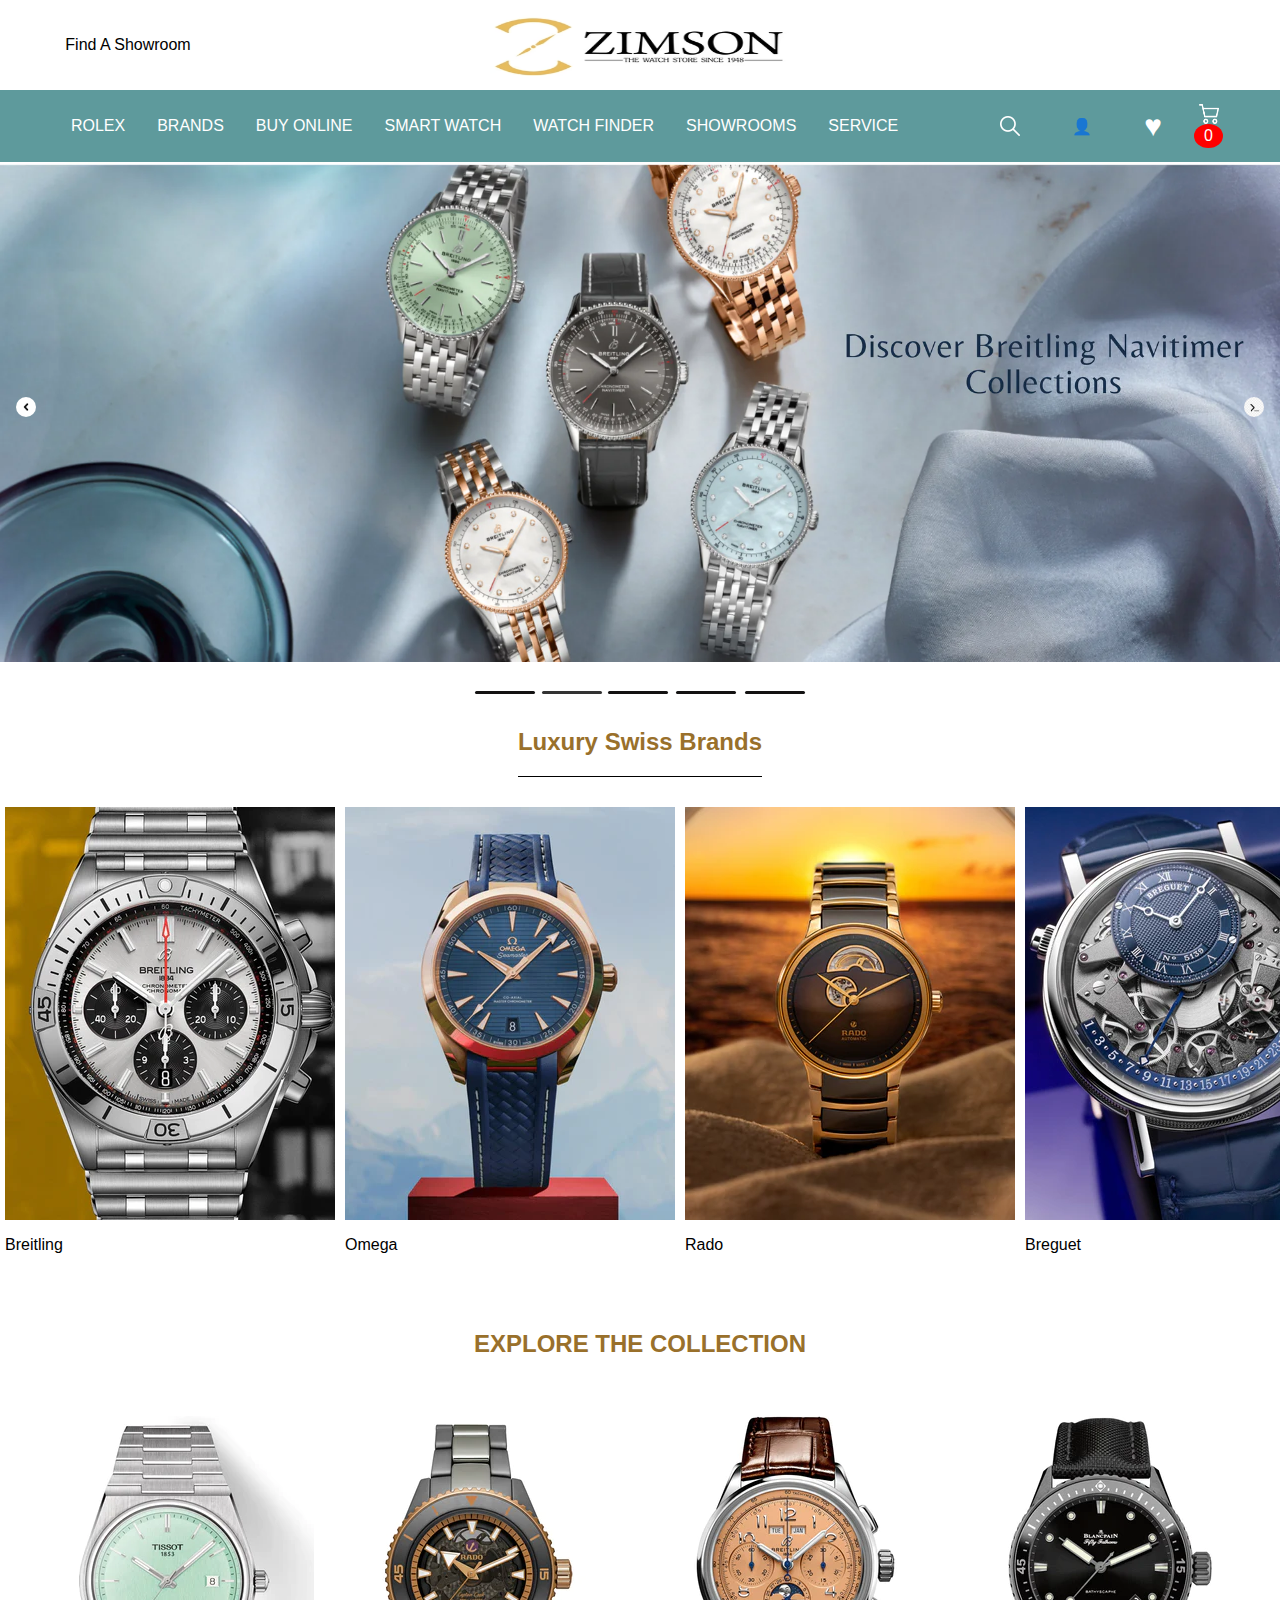
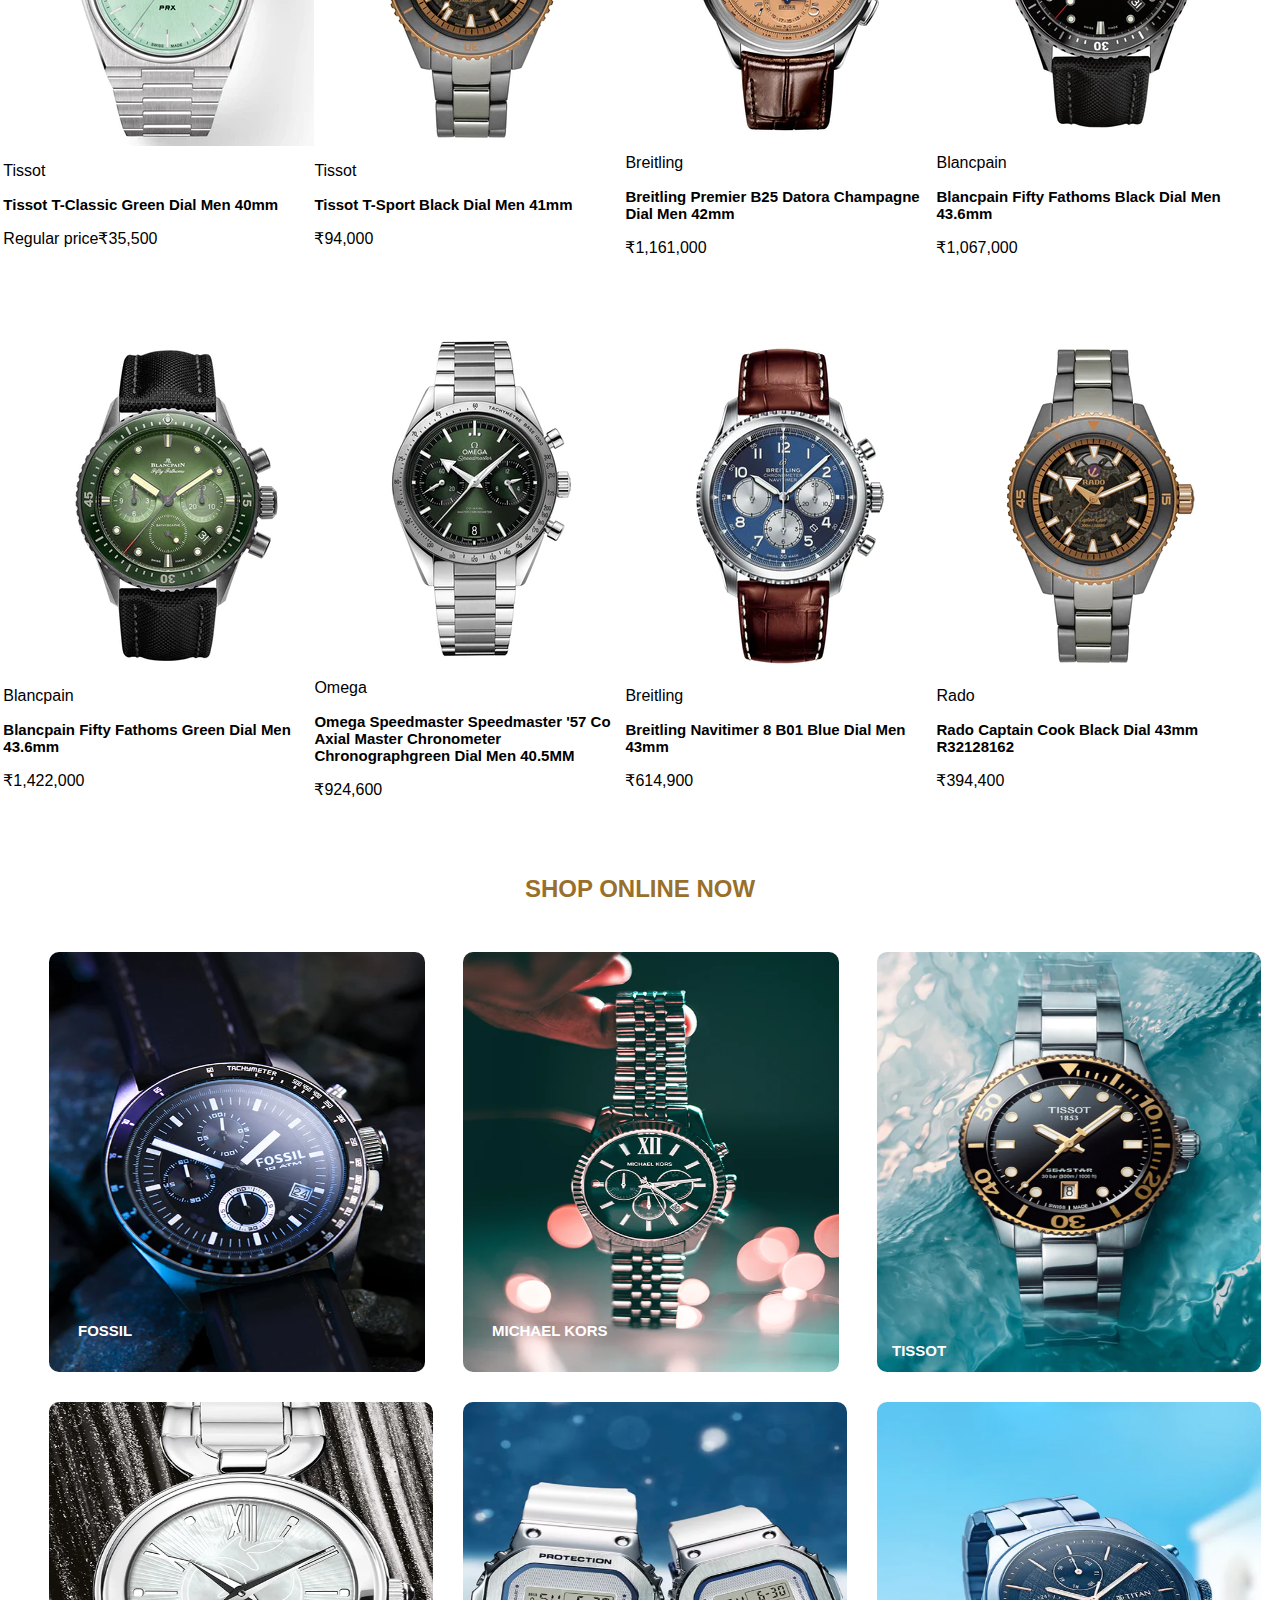
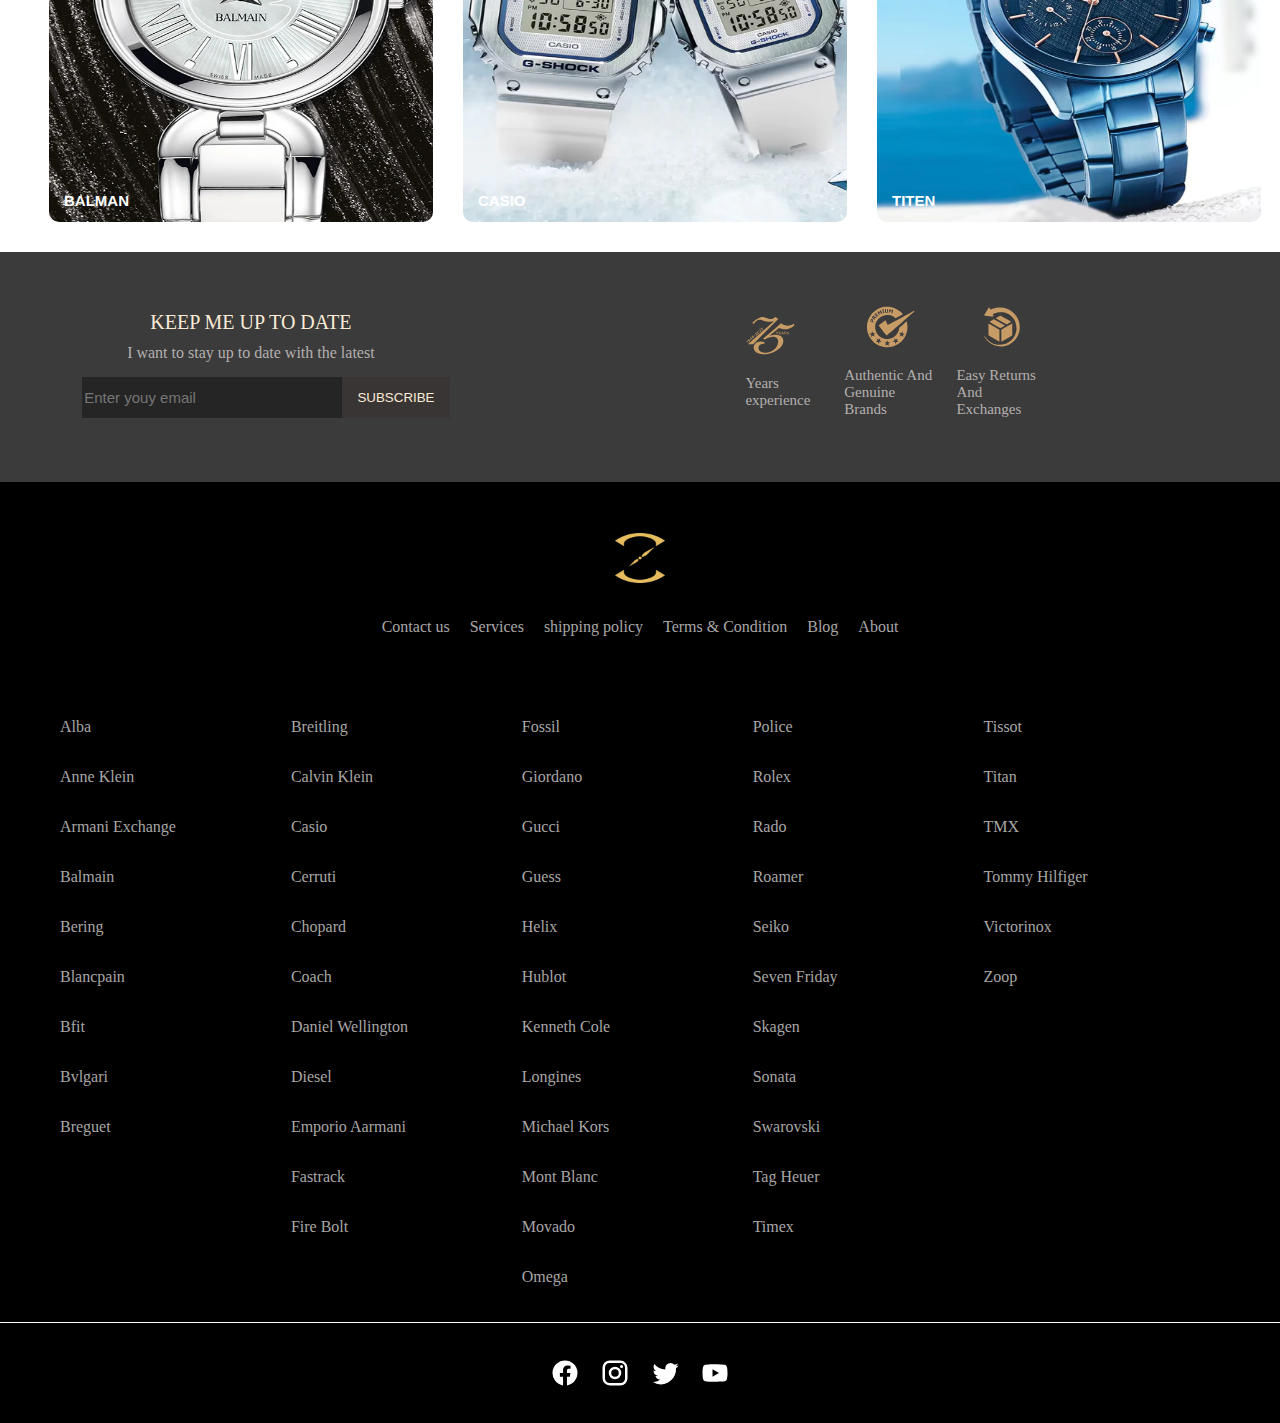
<file: index.html>
<!DOCTYPE html>
<html>
    <head>
     <title>Zimson</title>
     <link rel="stylesheet" href="./css/zimson.css">
     <link rel="stylesheet" href="./css/zimson watches1.css">
     <script src="https://code.jquery.com/jquery-3.6.4.min.js"></script>
     <script src="./js/zimson_search.js"></script>
    </head>
    <body>
      <div class="template">
        <div class="header">
                <div class="find">
                    <p> Find A Showroom</p>
                </div>
                <div class="logo">
                    <img src="./zimson-logo-png_b1a82083-087a-4059-873e-20306d20174f.avif" class="image1">
                </div>
        </div>
           <div class="navbar">
                <div class="watches">
                    <ul>
                        <div class="bar">
                        <li> <a href="#ROLEX">ROLEX</a></li>
                          <li class="dropdown">
                            <a class="dropbtn" href="#BRANDS">BRANDS</a>
                            <ul class="dropdown-content">
                              <div class="Brand">
                                <div class="column">
                                 <li><a href="#"><h2 style="color:olivedrab">AllBrands</h2></a></li>
                                 <li><a href="#">Alba</a></li>
                                 <li><a href="#">Anne Klein</a></li>
                                 <li><a href="#">Armani Exchange</a></li>
                                 <li><a href="#">Balmain</a></li>
                                 <li><a href="#">Bfit</a></li>
                                 <li><a href="#">Calvin Klein</a></li>
                                 <li><a href="#">Casio</a></li>
                                 </div>
                                 <div class="column">
                                 <li><a href="#">Daniel Wellington</a></li>
                                 <li><a href="#">Emporio Aarmani</a></li>
                                 <li><a href="#">Fossil</a></li>
                                 <li><a href="#">Gucci</a></li>
                                 <li><a href="#">Guess</a></li>
                                 <li><a href="#">Helix</a></li>
                                 <li><a href="#">Kenneth Cole</a></li>
                                 <li><a href="#">Longies</a></li>
                                 </div>
                                 <div class="column">
                                 <li><a href="#">Michale Kors</a></li>
                                 <li><a href="#">Omega</a></li>
                                 <li><a href="#">Police</a></li>
                                 <li><a href="#">Rado</a></li>
                                 <li><a href="#">Seiko</a></li>
                                 <li><a href="#">Seven Friday</a></li>
                                 <li><a href="#">Timer</a></li>
                                 </div>
                                 <div class="column-img">
                                  <img src="./watches/breitling-menu-img.webp"  class="image2">
                                </div>
                                </div> 
                            </ul>
                        </li>
                        <li><a href="#BUY ONLINE">BUY ONLINE</a></li>
                        <li><a href="#SMART WATCH">SMART WATCH</a></li>
                        <li class="dropdown">
                          <a class="dropbtn" href="#WATCH FINDER">WATCH FINDER</a>
                            <ul class="dropdown-content">
                              <div class="Brand1">
                                <div class="watchtext">
                                    <li> <a href="#"><h2 style="color:rgb(233, 162, 112)"> By Gender</h2></a></li>
                                    <li> <a href="#">Watches For Men</a></li>
                                    <li> <a href="#">Watches For Women</a></li>
                                    <li> <a href="#">Unisex Watches</a></li>    
                                </div>
                                <div class="watchimg">
                                 <img src="./watches/for_her.webp" class="image2">
                                 <img src="./watches/for_him.webp"  class="image2">
                                 <img src="./watches/watch/Most_selling_1.webp"  class="image2">
                                </div>
                                </div>
                            </ul>
                        </li>
                        <li><a href="#SHOWROOMS">SHOWROOMS</a></li>
                        <li><a href="#SERVICE">SERVICE</a></li>
                    </div>
                    <div class="bar1">
                      <div class="search-container  image-container">
                        <li><a href="#" id="searchIcon"  class="image-container" onclick="toggleSearchPanel()"><img src="./watches/icons/download (2).png" alt="Search" title="Search" /></a></li>
                      </div>
                      <div id="signupContainer" class="image-container">
                        <li><a href="#" id="signupIcon" class="image-container" onclick="toggleSignupPanel()"><img src="./watches/icons/download (13).png"  title="Signup" />
                          <button id="logoutButton" onclick="logout()" style="display:none;">Logout</button>
                        </a></li>
                      </div>   
                         <!-- <li><a href="zimson sign up.html" target="_self"><img src="./download (13).png"></a></li> -->
                      <li><a href="#" class="heart"></a></li>
                      <div class="container  image-container" >
                        <li><a href="#" id="cart" class="shopping image-container" onclick="openCart()"><img src="./watches/icons/download (14).png" title="Cart" />
                            <span id="cartIcon">0</span></a></li>
                    </div>

                         
                         
                         <div class="search-panel" id="searchPanel" style="display:none">
                          <span id="closeSearch" onclick="toggleSearchPanel()">&times;</span>
                          <h1 class="search-head">Search Our Site</h1>
                          <input type="text" id="searchInput" placeholder="Search...">
                          <button onclick="performSearch()"><img src="./watches/icons/download (26).png"></button>
                          <div id="searchResults" class="search-results">
                          </div>
                        </div>

                        <div id="sidePanel" class="side-panel">
                          <span class="close-btn" onclick="closeSidePanel()">&times;</span>
                          <h2>Shopping Cart</h2>
                          <div id="cartItems" class="cart-items"></div>
                          <hr>
                          <div id="cartTotal" class="cart-total"></div>
                          <div class="cart-actions">
                              <button id="checkoutButton" onclick="checkout()" class="checkout-button">Checkout</button>
                              <button onclick="closeSidePanel()" class="close-button">Close</button>
                          </div>
                      </div>

                        <div  class="signup-panel" id="signuppanel" style="display:none">
                          <span id="closesignup" onclick="toggleSignupPanel()">&times;</span>
                          <div class="singup1">
                          <h1 class="sign-head"> SIGN UP</h1>
                          <input type="email" id="email" placeholder="Enter your email">
                          <input type="password" id="password" placeholder="Enter your password">
                          <br>
                          <a href="#" onclick="forgotPassword()">Forgot Password?</a>
                          <button onclick="signup()">Sign Up</button>
                          <span id="closesignup" onclick="toggleSignupPanel()">&times;</span>
                          </div>
                      </div>
                      <div id="message">Logout successful!</div>
                
                      <div class="card-details" id="cardDetailsPage" style="display: none;">
                        <span id="closesignup"onclick="toggleCardDetails()">&times;</span>
                        <h2>Card Details</h2>
                        <label for="cardNumber">Card Number:</label>
                        <input type="number" id="cardNumber" name="cardNumber" maxlength="16">
                        <br>
                        <label for="cvv">CVV:</label>
                        <input type="number" id="cvv" name="cvv" maxlength="3">
                        <br>
                        <button onclick="placeOrder()">Place Order</button>
                    </div>
                    <div id="confirmationContainer"></div>
                  </div>
                    </ul>
                </div>
            </div>
            <div class="main">
              <div class="slideshow-container">

                <div class="mySlides">
                  <img src="./watches/silde/1800x682_RBA_EN_FF_DESKTOP_Sky-Dweller_M336239-0002_STATIC-JPEG.webp" style="width:100% ; height:500px">
                </div>
                
                <div class="mySlides">
                  <img src="./watches/silde/Discover_Breitling_Navitimer_Collections_1.webp" style="width:100% ;height:500px">
                </div>
                
                <div class="mySlides">
                  <img src="./watches/silde/2000x886px_LE23.webp" style="width:100% ; height:500px">
                </div>
                
                <div class="mySlides ">
                  <img src="./watches/silde/2000x886-rado.webp" style="width:100% ; height:500px">
                </div>
                
                <div class="mySlides ">
                  <img src="./watches/silde/Sideral-2000x886_px.webp" style="width:100% ; height:500px">
                </div>
                
                <a class="prev" onclick="plusSlides(-1)"><img class="image" src="./watches/icons/images.png"></a>
                <a class="next" onclick="plusSlides(1)"><img class="image" src="./watches/icons/download (24).png"></a>
             
                </div>
                <br>
                
             <div style="text-align:center;">
                <span class="dot" onclick="currentSlide(0)"></span> 
                <span class="dot" onclick="currentSlide(1)"></span> 
                <span class="dot" onclick="currentSlide(2)"></span>
                <span class="dot" onclick="currentSlide(3)"></span>
                <span class="dot" onclick="currentSlide(4)"></span> 
             </div>
              <div class="logo1">
                <div class="head1">
                 <h2>Luxury Swiss Brands</h2>
                </div>
                <!-- <div class="Brnd">
                  <div class="Brnd1"></div> -->
                  <div class="brands">
                    <div class="brandsname">
                      <img src="./watches/watch/logos/Breitling_1fc6ad6c-8f03-4d38-a34e-4c5731200448.webp">
                     <p>Breitling</p>
                    </div>
                    <div class="brandsname">
                      <img src="./watches/watch/logos/Omega_e5b8dfac-35e4-4715-9a81-cee84e816f85.webp">
                     <p>Omega</p>
                    </div>
                    <div class="brandsname">
                      <img src="./watches/watch/logos/Rado_ee387cbf-dc8d-45af-8be3-b4f41d34a046.webp">
                     <p>Rado</p>
                    </div>
                    <div class="brandsname">
                      <img src="./watches/watch/logos/reguet_e383cbc6-cdce-4998-b518-88c9c07f2956.webp">
                      <p>Breguet</p>
                    </div>
                    <div class="brandsname">
                      <img src="./watches/watch/logos/Bvlgari_97954ce9-06f2-42e5-bedb-bb47230cd0d3.webp">
                      <p>Bvlgari</p>
                    </div>
                    <div class="brandsname">
                      <img src="./watches/watch/logos/Tag_Heuer_2b10a1fc-15cc-4ab2-bd1c-47965681aec3.webp">
                      <p>Tag_Heuer</p>
                    </div>
                    <div class="brandsname">
                      <img src="./watches/watch/logos/Tissot-1.webp">
                      <p>Tissot</p>
                    </div>
                    <div class="brandsname">
                     <img src="./watches/watch/logos/Chopard_47246bf2-226b-4d22-8828-d91ec59cb782.webp">
                     <p>Chopard</p>
                    </div>
                  </div>
                 <!-- </div>  -->
            <div class="logos2">
                <div class="head2">
                 <h2>EXPLORE THE COLLECTION</h2>
                </div>
                <div class="watches1">
                    <div class="watches1name">
                        <img src="./watches/watch/search/t1374101109101.webp">
                        <div class="watchp">
                        <p>Tissot</p>
                        <p class="name">Tissot T-Classic Green Dial Men 40mm</p>
                        <P>Regular price₹35,500</p>
                        </div>  
                    </div>
                    <div class="watches1name">
                        <img src="./watches/watch/search/r32128162.webp">
                        <div class="watchp">
                        <p>Tissot</p>
                        <p class="name">Tissot T-Sport Black Dial Men 41mm </p>
                        <P> ₹94,000</p>
                        </div>  
                    </div>
                    <div class="watches1name">
                        <img src="./watches/watch/search/ab2510201k1p1.webp">
                        <div class="watchp">
                        <p>Breitling</p>
                        <p class="name">Breitling Premier B25 Datora Champagne Dial Men 42mm</p>
                        <P> ₹1,161,000</p>
                        </div>
                    </div>
                    <div class="watches1name">
                        <img src="./watches/watch/search/5000-0130-B52A_65e51ba9-ba1a-470b-a812-6362d7238b9c.webp">
                        <div class="watchp">
                        <p>Blancpain</p>
                        <p class="name">Blancpain Fifty Fathoms Black Dial Men 43.6mm</p>
                        <P>₹1,067,000</p>
                        </div>
                    </div>
                    <div class="watches1name">
                        <img src="./watches/watch/search/5200_0153_B52A_RVB.webp">
                        <div class="watchp">
                        <p>Blancpain</p>
                        <p class="name">Blancpain Fifty Fathoms Green Dial Men 43.6mm</p>
                        <P>₹1,422,000</p>
                        </div>  
                    </div>
                    <div class="watches1name">
                        <img src="./watches/watch/search/33210415110001.webp">
                        <div class="watchp">
                        <p>Omega</p>
                        <p class="name">Omega Speedmaster Speedmaster '57 Co Axial Master Chronometer Chronographgreen Dial Men 40.5MM</p>
                        <P>₹924,600</p>
                        </div>
                    </div>
                    <div class="watches1name">
                        <img src="./watches/watch/search/ab0117131c1p2.webp">
                        <div class="watchp">
                        <p>Breitling</p>
                        <p class="name">Breitling Navitimer 8 B01 Blue Dial Men 43mm</p>
                        <P>₹614,900</p>
                        </div>
                    </div>
                    <div class="watches1name">
                        <img src="./watches/watch/search/r32128162.webp">
                        <div class="watchp">
                        <p>Rado</p>
                        <p class="name">Rado Captain Cook Black Dial 43mm R32128162</p>
                        <P>₹394,400</p>
                        </div>
                    </div>
                </div>
                <div class="logos1">
                  <div class="head2">
                    <h2>SHOP ONLINE NOW</h2>
                  </div>
                    <div class="watches2name">
                      <div class="watches2">
                        <a href="./html/zimson watches.html" target="_self" class="watches21">
                        <img src="./watches/watch/watchnames/fossil_f893499c-bd2d-40cf-8dc0-cfec028b4a5d.webp"></a>
                        <p class="bottom-left1">FOSSIL</p>
                      </div>
                      <div class="watches2">
                        <a href="./html/zimson mk watches.html" target="_self" class="watches21">
                        <img src="./watches/watch/watchnames/MICHAEL_KORS.webp"></a>
                        <p class="bottom-left1">MICHAEL KORS</p>
                      </div>
                      <div class="watches2">
                        <img src="./watches/watch/watchnames/tissot_b0d6385e-e035-4c98-8798-ee7a482ac07e.webp">
                        <p class="bottom-left">TISSOT</p>
                      </div>
                      <div class="watches2">
                        <img src="./watches/watch/watchnames/balman.webp">
                        <p class="bottom-left">BALMAN</p>
                      </div>
                      <div class="watches2">
                        <img src="./watches/watch/watchnames/casio_3b22e7d1-0b13-4138-addf-4f9a7c98df0b.webp">
                        <p class="bottom-left">CASIO</p>
                      </div>
                      <div class="watches2">
                        <img src="./watches/watch/watchnames/TITEN.webp">
                        <p class="bottom-left">TITEN</p>
                      </div>
                    </div>     
              </div>
            </div>
              </div>
            </div>
      
          </div>
          <div class="footer">
            <div class="footer-header">
              <div class="footer-header-left">
                <div class="update">
                 <p  style="color: antiquewhite; font-size: 20px; font-weight: 300;">KEEP ME UP TO DATE</p>
                 <p style="color: rgb(180, 175, 175);">I want to stay up to date with the latest</p>
                </div>
                <div class="mail">
                  <input type="email" placeholder="Enter youy email">
                  <button>SUBSCRIBE</button>
                </div>
              </div>
              <div class="footer-header-right">
                <div class="years">
                  <img  src="./watches/icons/75years.svg">
                  <p> Years experience</p>
                </div>
                <div class="original">
                  <img src="./watches/icons/orginal.svg">
                  <p>Authentic And Genuine Brands</p>
                </div>
                <div class="easyrt">
                  <img src="./watches/icons/easyrt.svg">
                  <p>Easy Returns And Exchanges</p>
                </div>
              </div>
            </div>
            <div class="footer-main">
              <div class="main-head">
                <div class="footerlogo">
                 <img src="./ZIMSON_footer-logo.avif">
                </div>
                <div class="footer-details">
                  <p>Contact us</p>
                  <p>Services</p>
                  <p>shipping policy</p>
                  <p>Terms & Condition</p>
                  <p>Blog</p>
                  <p>About</p>
                </div>  
              </div>
              <div class="Brands">
              <div class="brand">
                <div class="brandnames">
                   <p>Alba</p>
                    <p>Anne Klein</p>
                    <p>Armani Exchange</p>
                    <p>Balmain</p>
                    <p>Bering</p>
                    <p>Blancpain</p>
                    <p>Bfit</p>
                    <p>Bvlgari</p>
                    <p>Breguet</p>
                </div>
                <div class="brandnames">
                    <p>Breitling</p>
                    <p>Calvin Klein</p>
                    <p>Casio</p>
                    <p>Cerruti</p>
                    <p>Chopard</p>
                    <p>Coach</p>
                    <p>Daniel Wellington</p>
                    <p>Diesel</p>
                    <p>Emporio Aarmani</p>
                    <p>Fastrack</p>
                    <p>Fire Bolt
                    </p>
                </div>
                <div class="brandnames">
                    <p>Fossil</p>
                    <p>Giordano</p>
                    <p>Gucci</p>
                    <p>Guess</p>
                    <p>Helix</p>
                    <p>Hublot</p>
                    <p>Kenneth Cole</p>
                    <p>Longines</p>
                    <p>Michael Kors</p>
                    <p>Mont Blanc</p>
                    <p>Movado</p>
                    <p>Omega</p>
                </div>
                <div class="brandnames">
                  <p>Police</p>
                    <p>Rolex</p>
                    <p>Rado</p>
                    <p>Roamer</p>
                    <p>Seiko</p>
                    <p>Seven Friday</p>
                    <p>Skagen</p>
                    <p>Sonata</p>
                    <p>Swarovski</p>
                    <p>Tag Heuer</p>
                    <p>Timex</p>
                  </div>
                  <div class="brandnames">
                    <p>Tissot</p>
                    <p>Titan</p>
                    <p>TMX</p>
                    <p>Tommy Hilfiger</p>
                    <p>Victorinox</p>
                    <p>Zoop</p>
                </div>
              </div>
              </div>
              <div class="social-logos">
                <img src="./watches/icons/MDI - facebook.80d17278.svg">
                <img src="./watches/icons/MDI - instagram.df970887.svg">
                <img src="./watches/icons/MDI - twitter.655d1bd7.svg">
                <img src="./watches/icons/MDI - youtube.b279f9e6.svg">
              </div>
            </div>


            
          </div>
<script>
  var slideIndex = 0;
  showSlides();


function showSlides() {
    var i;
    var slides = document.getElementsByClassName("mySlides");
    var dots = document.getElementsByClassName("dot");
    
    // Check if there are slides before trying to access them
    if (slides.length > 0) {
        for (i = 0; i < slides.length; i++) {
            slides[i].style.display = "none";
            dots[i].classList.remove("active");
        }

        slideIndex++;
        if (slideIndex > slides.length) { slideIndex = 1; }
        
        slides[slideIndex - 1].style.display = "block";
        dots[slideIndex - 1].classList.add("active");
    }

    setTimeout(showSlides, 3000);
}

function plusSlides(n) {
    showSlides(slideIndex += n);
}

function currentSlide(n) {
    showSlides(slideIndex = n);
}

// Call the showSlides function when the DOM is fully loaded
document.addEventListener("DOMContentLoaded", function() {
    showSlides();
});


function toggleSignupPanel() {
  var signupPanel = document.getElementById('signuppanel');
   if (signupPanel.style.display === 'block' || signupPanel.style.display === '') {
        signupPanel.style.display = 'none';
    } else {
        signupPanel.style.display = 'block';
    }
}


function signup() {
    var emailInput = document.getElementById('email');
    var passwordInput = document.getElementById('password');

    // Validate email format
    if (!isValidEmail(emailInput.value)) {
        alert('Please enter a valid email address.');
        return;
    }

    // Validate password format
    if (!isValidPassword(passwordInput.value)) {
        alert('Password must contain at least one letter, one number, and one special character.');
        return;
    }

    // Other signup logic goes here

    // Reset form inputs after successful signup
    emailInput.value = '';
    passwordInput.value = '';

    // Close the signup panel
    toggleSignupPanel();
}

function isValidEmail(email) {
    var emailRegex = /\S+@\S+\.\S+/;
    return emailRegex.test(email);
}

function isValidPassword(password) {
    var passwordRegex = /^(?=.*[A-Za-z])(?=.*\d)(?=.*[@$!%*?&])[A-Za-z\d@$!%*?&]+$/;
    return passwordRegex.test(password);
}
        
</script>
<script src="./js/zimsonwatches.js"></script>
</body>
</html>
</file>
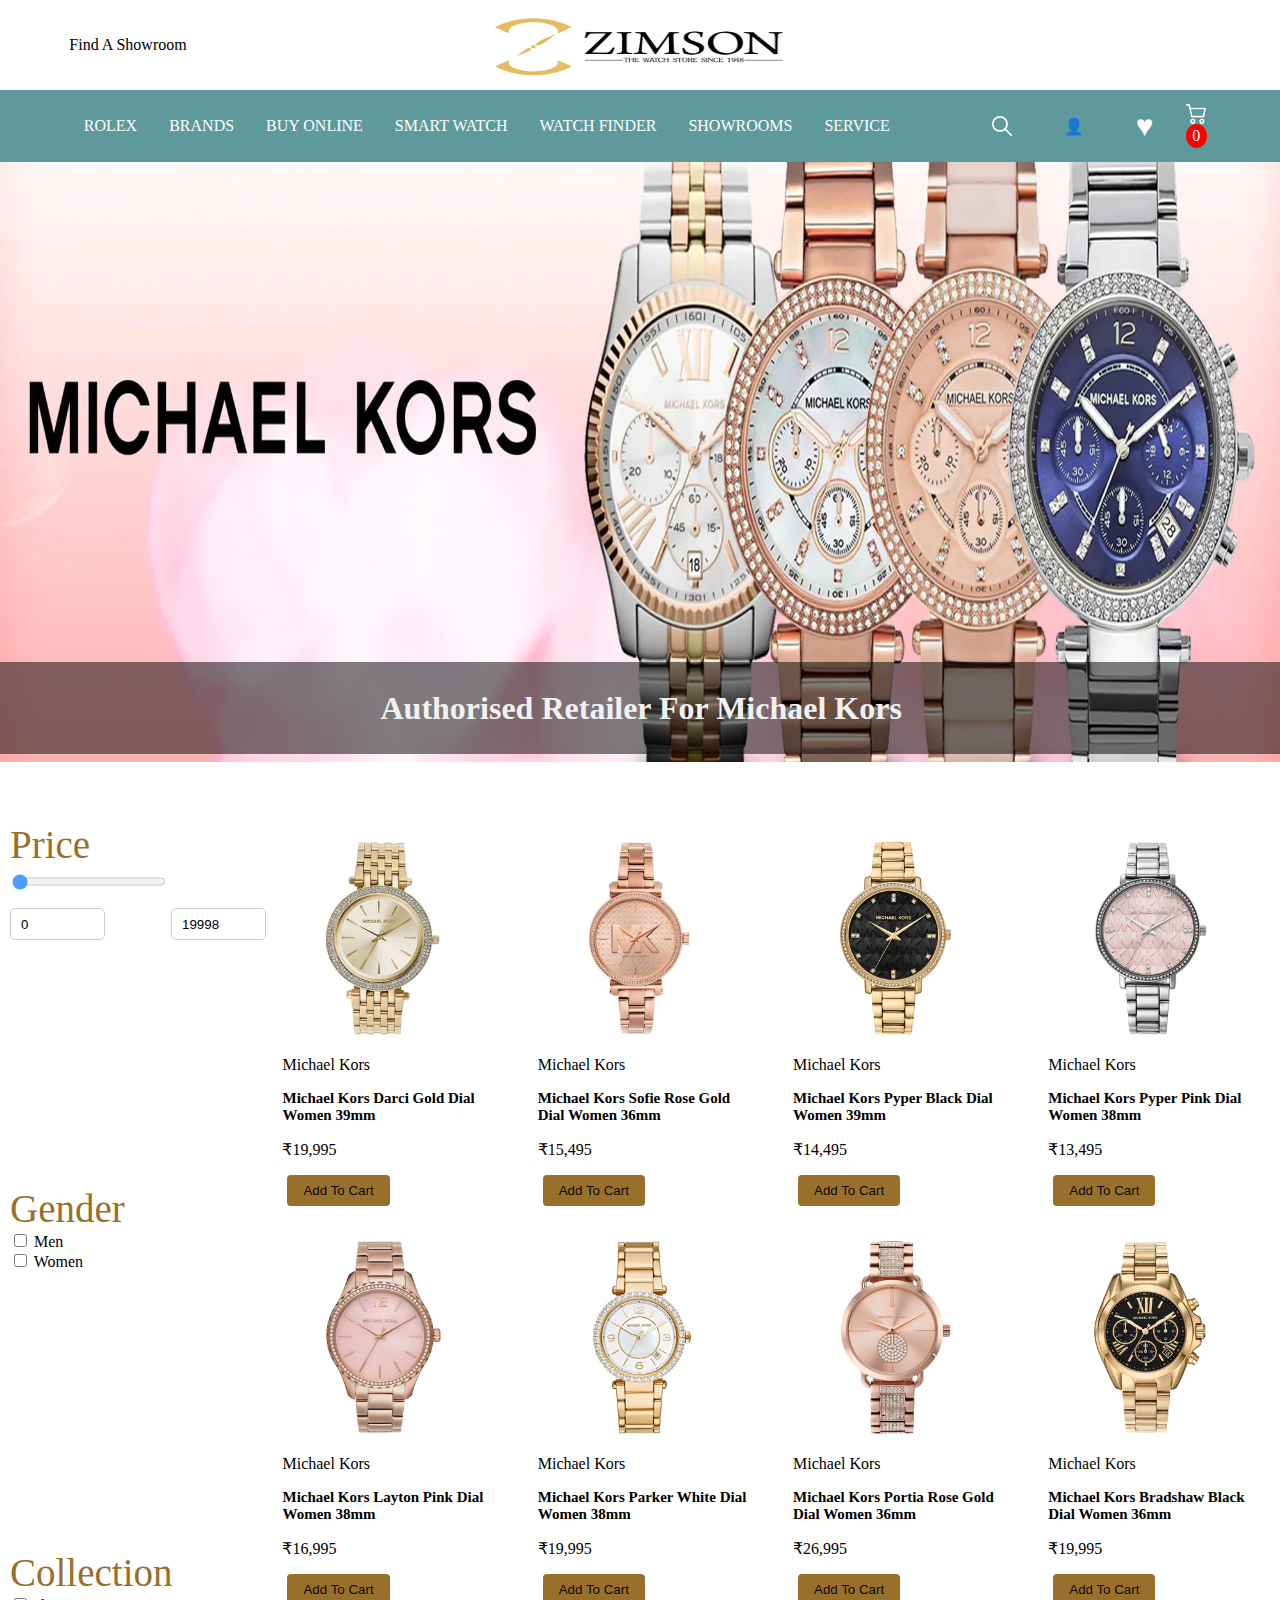
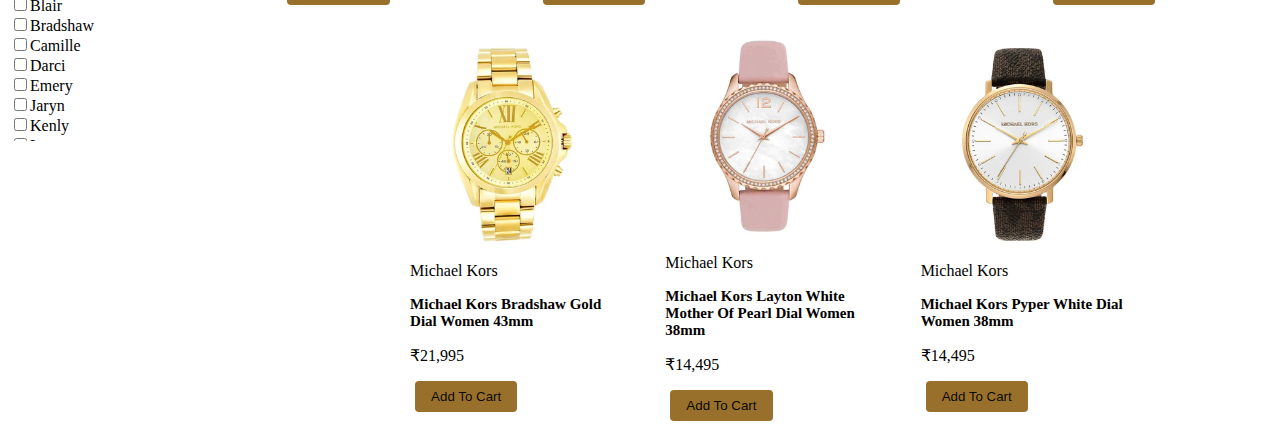
<file: html/zimson mk watches.html>
<!DOCTYPE html>
<html>
    <head>
        <title>Zimson  mk Watches</title>
        <link rel="stylesheet" href="../css/zimson watches1.css">
        <link rel="stylesheet" href="../css/zimson.css">
        <link rel="stylesheet" href="../css/zimson testing.css">
        <script src="../js/zimson_search.js"></script>
    </head>
    <body>
        <div class="template1">
            <div class="header">
                <div class="find">
                    <p> Find A Showroom</p>
                </div>
                <div class="logo">
                    <a href="../index.html">
                    <img src="../zimson-logo-png_b1a82083-087a-4059-873e-20306d20174f.avif" class="image1">
                    </a>
                </div>
        </div>
           <div class="navbar">
                <div class="watches">
                    <ul>
                        <div class="bar">
                        <li> <a href="#ROLEX">ROLEX</a></li>
                          <li class="dropdown">
                            <a class="dropbtn" href="#BRANDS">BRANDS</a>
                            <ul class="dropdown-content">
                              <div class="Brand">
                                <div class="column">
                                 <li><a href="#"><h2 style="color:olivedrab">AllBrands</h2></a></li>
                                 <li><a href="#">Alba</a></li>
                                 <li><a href="#">Anne Klein</a></li>
                                 <li><a href="#">Armani Exchange</a></li>
                                 <li><a href="#">Balmain</a></li>
                                 <li><a href="#">Bfit</a></li>
                                 <li><a href="#">Calvin Klein</a></li>
                                 <li><a href="#">Casio</a></li>
                                 </div>
                                 <div class="column">
                                 <li><a href="#">Daniel Wellington</a></li>
                                 <li><a href="#">Emporio Aarmani</a></li>
                                 <li><a href="#">Fossil</a></li>
                                 <li><a href="#">Gucci</a></li>
                                 <li><a href="#">Guess</a></li>
                                 <li><a href="#">Helix</a></li>
                                 <li><a href="#">Kenneth Cole</a></li>
                                 <li><a href="#">Longies</a></li>
                                 </div>
                                 <div class="column">
                                 <li><a href="#">Michale Kors</a></li>
                                 <li><a href="#">Omega</a></li>
                                 <li><a href="#">Police</a></li>
                                 <li><a href="#">Rado</a></li>
                                 <li><a href="#">Seiko</a></li>
                                 <li><a href="#">Seven Friday</a></li>
                                 <li><a href="#">Timer</a></li>
                                 </div>
                                 <div class="column-img">
                                  <li><a href="#"><img src="../watches/breitling-menu-img.webp"  class="image2"></a></li>
                                </div>
                                </div> 
                            </ul>
                        </li>
                        <li><a href="#BUY ONLINE">BUY ONLINE</a></li>
                        <li><a href="#SMART WATCH">SMART WATCH</a></li>
                        <li class="dropdown">
                          <a class="dropbtn" href="#WATCH FINDER">WATCH FINDER</a>
                            <ul class="dropdown-content">
                              <div class="Brand1">
                                <div class="watchtext">
                                    <li> <a href="#"><h2 style="color:rgb(233, 162, 112)"> By Gender</h2></a></li>
                                    <li> <a href="#">Watches For Men</a></li>
                                    <li> <a href="#">Watches For Women</a></li>
                                    <li> <a href="#">Unisex Watches</a></li>    
                                </div>
                                <div class="watchimg">
                                 <img src="../watches/for_her.webp" class="image2">
                                 <img src="../watches/for_him.webp"  class="image2">
                                 <img src="../watches/watch/Most_selling_1.webp"  class="image2">
                                </div>
                                </div>
                            </ul>
                        </li>
                        <li><a href="#SHOWROOMS">SHOWROOMS</a></li>
                        <li><a href="#SERVICE">SERVICE</a></li>
                    </div>
                    <div class="bar1">
                      <div class="search-container  image-container">
                        <li><a href="#" id="searchIcon"  class="image-container" onclick="toggleSearchPanel()"><img src="../watches/icons/download (2).png" alt="Search" title="Search" /></a></li>
                      </div>
                      <div id="signupContainer" class="image-container">
                        <li><a href="#" id="signupIcon" class="image-container" onclick="toggleSignupPanel()"><img src="../watches/icons/download (13).png"  title="Signup" />
                          <button id="logoutButton" onclick="logout()" style="display:none;">Logout</button>
                        </a></li>
                      </div>   
                         <!-- <li><a href="zimson sign up.html" target="_self"><img src="./download (13).png"></a></li> -->
                      <li><a href="#" class="heart"></a></li>
                      <div class="container  image-container" >
                        <li><a href="#" id="cart" class="shopping image-container" onclick="openCart()"><img src="../watches/icons/download (14).png" title="Cart" />
                            <span id="cartIcon">0</span></a></li>
                    </div>

                         
                         
                         <div class="search-panel" id="searchPanel" style="display:none">
                          <span id="closeSearch" onclick="toggleSearchPanel()">&times;</span>
                          <h1 class="search-head">Search Our Site</h1>
                          <input type="text" id="searchInput" placeholder="Search...">
                          <button onclick="performSearch()"><img src="../watches/icons/download (26).png"></button>
                          <div id="searchResults" class="search-results">
                          </div>
                        </div>

                        <div id="sidePanel" class="side-panel">
                          <span class="close-btn" onclick="closeSidePanel()">&times;</span>
                          <h2>Shopping Cart</h2>
                          <div id="cartItems" class="cart-items"></div>
                          <hr>
                          <div id="cartTotal" class="cart-total"></div>
                          <div class="cart-actions">
                              <button id="checkoutButton" onclick="checkout()" class="checkout-button">Checkout</button>
                              <button onclick="closeSidePanel()" class="close-button">Close</button>
                          </div>
                      </div>

                        <div  class="signup-panel" id="signuppanel" style="display:none">
                          <span id="closesignup" onclick="toggleSignupPanel()">&times;</span>
                          <div class="singup1">
                          <h1 class="sign-head"> SIGN UP</h1>
                          <input type="email" id="email" placeholder="Enter your email">
                          <input type="password" id="password" placeholder="Enter your password">
                          <br>
                          <a href="#" onclick="forgotPassword()">Forgot Password?</a>
                          <button onclick="signup()">Sign Up</button>
                          <span id="closesignup" onclick="toggleSignupPanel()">&times;</span>
                          </div>
                      </div>
                      <div id="message">Logout successful!</div>
                
                      <div class="card-details" id="cardDetailsPage" style="display: none;">
                        <span id="closesignup"onclick="toggleCardDetails()">&times;</span>
                        <h2>Card Details</h2>
                        <label for="cardNumber">Card Number:</label>
                        <input type="number" id="cardNumber" name="cardNumber" maxlength="16">
                        <br>
                        <label for="cvv">CVV:</label>
                        <input type="number" id="cvv" name="cvv" maxlength="3">
                        <br>
                        <button onclick="placeOrder()">Place Order</button>
                    </div>
                    <div id="confirmationContainer"></div>
                  </div>
                    </ul>
                </div>
            </div>
            <!-- <div class="search-panel" id="searchPanel">
        <span id="closeSearch" onclick="toggleSearchPanel()">&times;</span>
        <input type="text" id="searchInput" placeholder="Search...">
        <button onclick="performSearch()">Search</button>
            </div> -->
            <div class="data" style="position:relative;">
        <div class="image5">
            <img src="../watches/watch/mk/michael-kors-2.webp">
            <div class="imagetext">
                <h1>Authorised Retailer For Michael Kors</h1>
            </div>
        </div>
        <div class="items">
            <div class="items-left">
                <div class="pricebar">
                    <h2 class="title">Price</h2>

                    <div class="slidecontainer">
                        <div id="priceFilter">
                          <input type="range" min="0" max="19995" value="0" class="slider" id="myRange">
                        </div>  
                        <div class="value-box">
                            <input type="number" class="current-value" id="currentValue"  value="0"> 
                            <input type="number" class="max-value" id="maxValue" value="19998">
                        </div>
                        
                    </div>
                </div>
                
                <div class="gender">
                    <h2 class="title">Gender</h2>
                    <div class="gendername">
                        <label><input type="checkbox" name="gender" value="men"> Men</label>
                        <label><input type="checkbox" name="gender" value="women"> Women</label>
                    </div>
                </div>
                <div class="collection">
                    <h2 class="title">Collection</h2>
                    <div class="collectionname">
                        <label><input type="checkbox" class="collection-checkbox" name="collection" value="Blair">Blair</label>
                        <label><input type="checkbox" class="collection-checkbox" name="collection" value="Bradshaw">Bradshaw</label>
                        <label><input type="checkbox" class="collection-checkbox" name="collection" value="Camille">Camille</label>
                        <label><input type="checkbox" class="collection-checkbox" name="collection" value="Darci">Darci</label>
                        <label><input type="checkbox" class="collection-checkbox" name="collection" value="Emery">Emery</label>
                        <label><input type="checkbox" class="collection-checkbox" name="collection" value="Jaryn">Jaryn</label>
                        <label><input type="checkbox" class="collection-checkbox" name="collection" value="Kenly">Kenly</label>
                        <label><input type="checkbox" class="collection-checkbox" name="collection" value="Lauryn">Lauryn</label>
                        <label><input type="checkbox" class="collection-checkbox" name="collection" value="Layton">Layton</label>
                        <label><input type="checkbox" class="collection-checkbox" name="collection" value="Liliane">Liliane</label>
                        <label><input type="checkbox" class="collection-checkbox" name="collection" value="Mini Bradshaw">Mini Bradshaw</label>
                        <label><input type="checkbox" class="collection-checkbox" name="collection" value="Mini Slim Runway">Mini Slim Runway</label>
                        <label><input type="checkbox" class="collection-checkbox" name="collection" value="Parker">Parker</label>
                        <label><input type="checkbox" class="collection-checkbox" name="collection" value="Petite Darci">Petite Darci</label>
                        <label><input type="checkbox" class="collection-checkbox" name="collection" value="Portia">Portia</label>
                        <label><input type="checkbox" class="collection-checkbox" name="collection" value="Pyper">Pyper</label>
                        <label><input type="checkbox" class="collection-checkbox" name="collection" value="Ritz">Ritz</label>
                        <label><input type="checkbox" class="collection-checkbox" name="collection" value="Sofie">Sofie</label>
                        <label><input type="checkbox" class="collection-checkbox" name="collection" value="Sport">Sport</label>
                        </ul>
                    </div>
                </div>

            </div>
            <div class="items-right">
                <div class="watch">
                    <div class="watchesname"  data-name="Darci  " data-gender="women" data-collection="Darci "  data-price="₹19,995" >
                        <img src="../watches/watch/mk/MK3191_7abcbc43-6c24-4521-910f-cc185df31f2d.webp"></a>
                        <p>Michael Kors</p>
                        <p class="name"> Michael Kors Darci Gold Dial Women 39mm </p>
                        <P>  ₹19,995 </p> 
                        <button  id="Cart"  onclick="addToCart('Michael Kors Darci Gold Dial Women 39mm','  ₹19,995' ,'../watches/watch/mk/MK3191_7abcbc43-6c24-4521-910f-cc185df31f2d.webp')" class="cart">Add To Cart</button>     
                    </div>
                    <div class="watchesname" data-name=" Sofie  " data-gender="women"  data-collection="Sofie " data-price="₹15,495"  >
                        <img src="../watches/watch/mk/MK4335I.webp">
                        <p>Michael Kors</p>
                        <p class="name">  Michael Kors Sofie Rose Gold Dial Women 36mm</p>
                        <P> ₹15,495</p> 
                        <button    id="Cart" onclick="addToCart('Michael Kors Sofie Rose Gold Dial Women 36mm','  ₹15,495' ,'../watches/watch/mk/MK4335I.webp')" class="cart">Add To Cart</button>     
                    </div>
                    <div class="watchesname" data-name="Pyper " data-gender="women" data-collection="Pyper " data-price="₹14,495" >
                        <img src="../watches/watch/mk/MK4593I.webp">
                        <p>Michael Kors</p>
                        <p class="name">Michael Kors Pyper Black Dial Women 39mm</p>
                        <P>₹14,495</p> 
                        <button   id="Cart" onclick="addToCart('Michael Kors Pyper Black Dial Women 39mm','  ₹14,495' ,'../watches/watch/mk/MK4593I.webp')" class="cart">Add To Cart</button>     
                    </div>
                    <div class="watchesname"  data-name=" Pyper " data-gender="women" data-collection="Pyper " data-price="₹13,495" >
                        <img src="../watches/watch/mk/MK4631I.webp">
                        <p>Michael Kors</p>
                        <p class="name">Michael Kors Pyper Pink Dial Women 38mm</p>
                        <P>₹13,495 </p> 
                        <button    id="Cart" onclick="addToCart('Michael Kors Pyper Pink Dial Women 38mm',' ₹13,495' ,'../watches/watch/mk/MK4631I.webp')" class="cart">Add To Cart</button>     
                    </div>
                    <div class="watchesname"  data-name=" Layton " data-gender="women"data-collection="Layton"  data-price="₹16,995" >
                        <img src="../watches/watch/mk/MK6848I.webp">
                        <p>Michael Kors</p>
                        <p class="name">Michael Kors Layton Pink Dial Women 38mm</p>
                        <P> ₹16,995</p> 
                        <button   id="Cart" onclick="addToCart('Michael Kors Layton Pink Dial Women 38mm',' ₹16,995' ,'../watches/watch/mk/MK6848I.webp')" class="cart">Add To Cart</button>     
                    </div>
                    <div class="watchesname"  data-name="Parker " data-gender="women" data-collection=" Parker"  data-price="₹19,995" >
                        <img src="../watches/watch/mk/MK4693.webp">
                        <p>Michael Kors</p>
                        <p class="name">Michael Kors Parker White Dial Women 38mm</p>
                        <P>₹19,995</p> 
                        <button   id="Cart" onclick="addToCart('Michael Kors Parker White Dial Women 38mm',' ₹19,995' ,'../watches/watch/mk/MK4693.webp')" class="cart">Add To Cart</button>     
                    </div>
                    <div class="watchesname"  data-name=" Portia" data-gender="women" data-collection= "Portia"  data-price="  ₹26,995" >
                        <img src="../watches/watch/mk/MK4598I.webp">
                        <p>Michael Kors</p>
                        <p class="name">Michael Kors Portia Rose Gold Dial Women 36mm</p>
                        <P>   ₹26,995</p> 
                        <button    id="Cart" onclick="addToCart('Michael Kors Portia Rose Gold Dial Women 36mm','  ₹26,995' ,'../watches/watch/mk/MK4598I.webp')" class="cart">Add To Cart</button>     
                    </div>
                    <div class="watchesname"  data-name=" Bradshaw " data-gender="women" data-collection="Bradshaw"  data-price="₹19,995" >
                        <img src="../watches/watch/mk/MK6959I.webp">
                        <p>Michael Kors</p>
                        <p class="name">   Michael Kors Bradshaw Black Dial Women 36mm</p>
                        <P> ₹19,995</p> 
                        <button    id="Cart" onclick="addToCart('Michael Kors Bradshaw Black Dial Women 36mm',' ₹19,995' ,'../watches/watch/mk/MK6959I.webp')" class="cart">Add To Cart</button>     
                    </div>
                    <div class="watchesname"  data-name=" Bradshaw" data-gender="women" data-collection="Bradshaw"  data-price="₹21,995" >
                        <img src="../watches/watch/mk/MK5605I.webp">
                        <p>Michael Kors</p>
                        <p class="name">Michael Kors Bradshaw Gold Dial Women 43mm</p>
                        <P> ₹21,995</p> 
                        <button    id="Cart" onclick="addToCart('Michael Kors Bradshaw Gold Dial Women 43mm',' ₹21,995' ,'../watches/watch/mk/MK5605I.webp')" class="cart">Add To Cart</button>     
                    </div>
                    <div class="watchesname"  data-name=" Layton " data-gender="women" data-collection="Layton"  data-price="₹14,495" >
                        <img src="../watches/watch/mk/MK2909I.webp">
                        <p>Michael Kors</p>
                        <p class="name"> Michael Kors Layton White Mother Of Pearl Dial Women 38mm</p>
                        <P> ₹14,495</p> 
                        <button   id="Cart" onclick="addToCart('Michael Kors Layton White Mother Of Pearl Dial Women 38mm','  ₹14,495' ,'../watches/watch/mk/MK2909I.webp')" class="cart">Add To Cart</button>     
                    </div>
                    <div class="watchesname"  data-name=" Pyper " data-gender="women" data-collection="Pyper"  data-price="₹14,495" >
                        <img src="../watches/watch/mk/MK2857I.webp">
                        <p>Michael Kors</p>
                        <p class="name"> Michael Kors Pyper White Dial Women 38mm</p>
                        <p>₹14,495</p>
                        <button    id="Cart"onclick="addToCart(' Michael Kors Pyper White Dial Women 38mm',' ₹14,495' ,'../watches/watch/mk/MK2857I.webp')" class="cart">Add To Cart</button>     
                    </div>
                </div>
                <!-- <div id="sidePanel" class="side-panel" style="display: none;">
                    <a href="#" class="close-btn" onclick="toggleSidePanel()">&times;</a>
                    <h2 class="cart-head">Shopping Cart</h2>
                    <hr>
                    <div id="cartItems">
                     </div>
                    <hr>
                    <p class="cart-price">SubTotal: <span id="cartTotal">0</span></p>
                </div> -->
            </div>
        </div> 
            </div>  
        </div>
        </script>
        <script src="../js/zimsonwatches.js" defer></script>
        <script src="../js/zimsonfilters.js" defer ></script>
    </body>
</html>
</file>
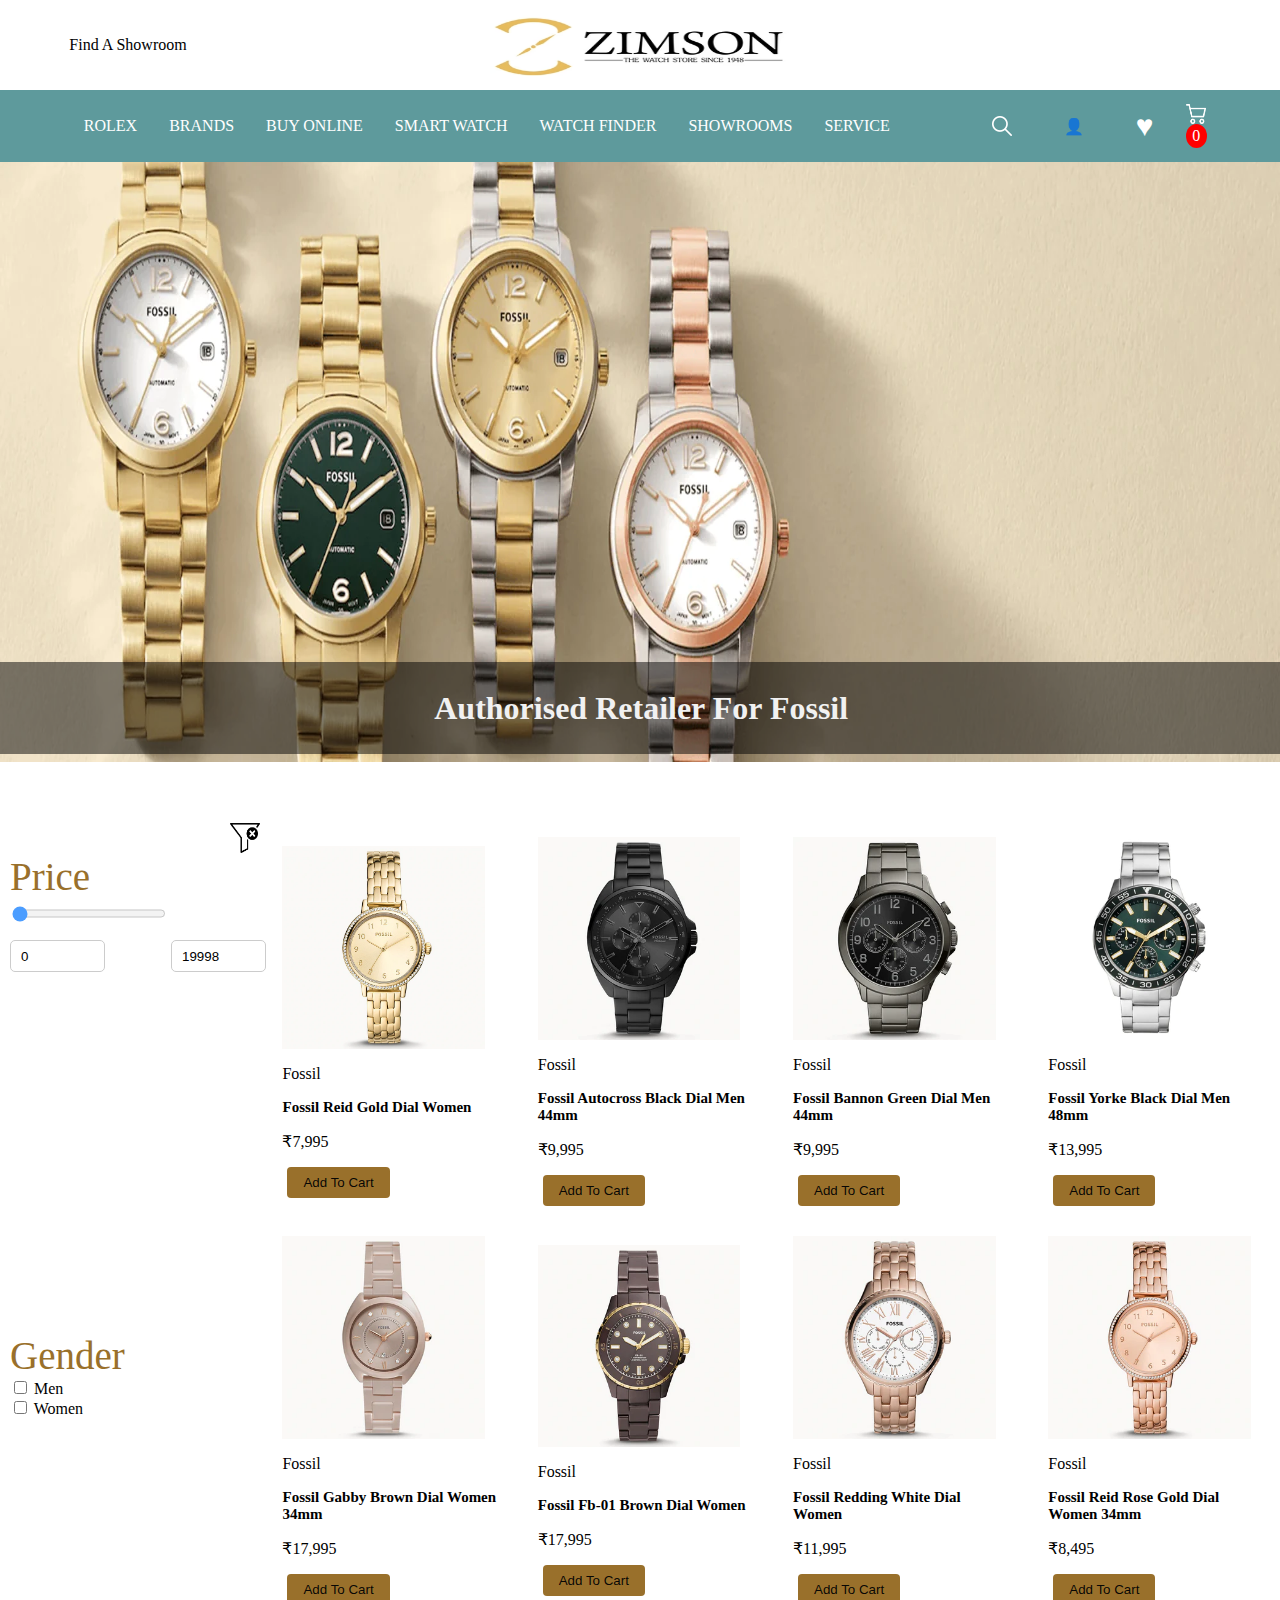
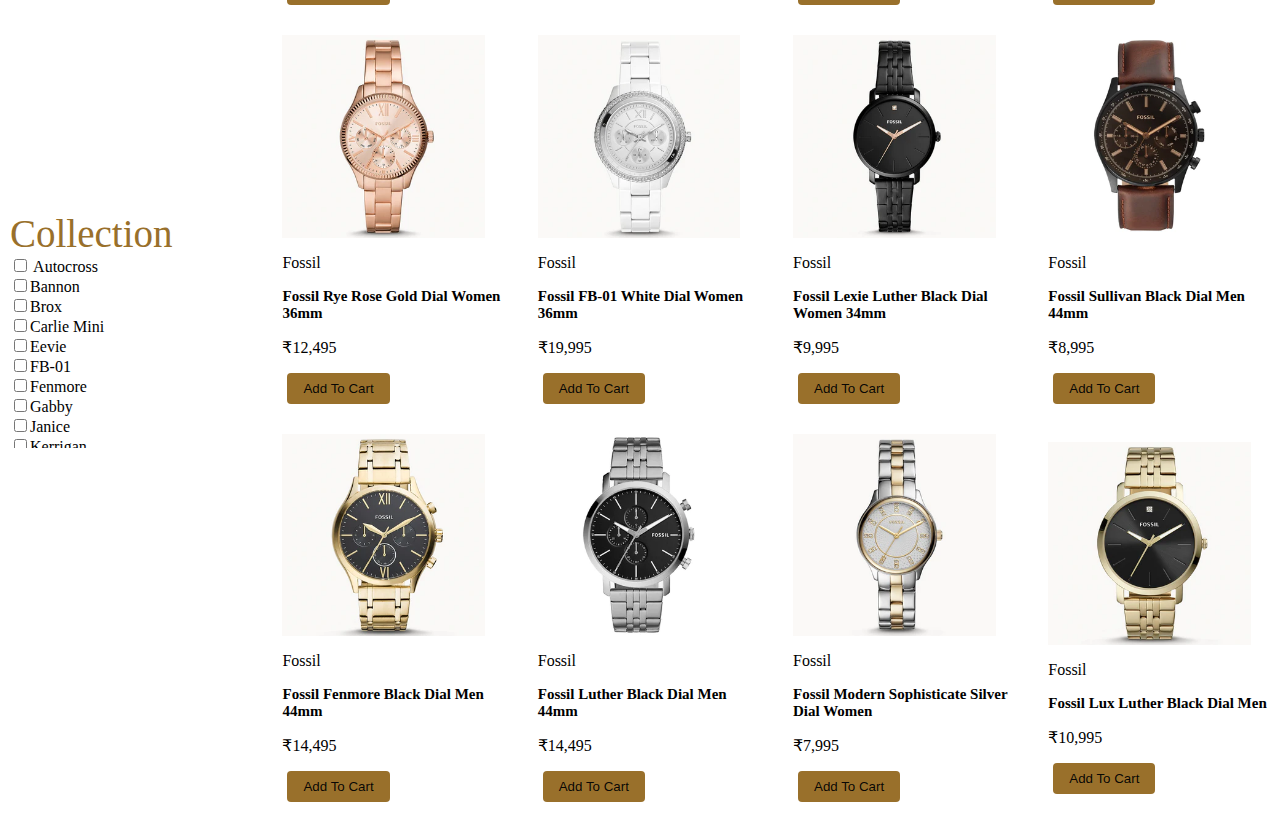
<file: html/zimson watches.html>
<!DOCTYPE html>
<html>
    <head>
        <title>Zimson Watches</title>
        <link rel="stylesheet" href="../css/zimson watches1.css">
        <link rel="stylesheet" href="../css/zimson.css">
        <link rel="stylesheet" href="../css/zimson testing.css">
        <script src="https://code.jquery.com/jquery-3.6.4.min.js"></script>
        <script src="../js/zimson_search.js"  ></script>          
    </head>
    <body>
        <div class="template1">
            <div class="header">
                <div class="find">
                    <p> Find A Showroom</p>
                </div>
                <div class="logo">
                    <a href="../index.html" target="_self">
                    <img src="../zimson-logo-png_b1a82083-087a-4059-873e-20306d20174f.avif" class="image1">
                    </a>
                </div>
        </div>
           <div class="navbar">
                <div class="watches">
                    <ul>
                        <div class="bar">
                        <li> <a href="#ROLEX">ROLEX</a></li>
                          <li class="dropdown">
                            <a class="dropbtn" href="#BRANDS">BRANDS</a>
                            <ul class="dropdown-content">
                              <div class="Brand">
                                <div class="column">
                                 <li><a href="#"><h2 style="color:olivedrab">AllBrands</h2></a></li>
                                 <li><a href="#">Alba</a></li>
                                 <li><a href="#">Anne Klein</a></li>
                                 <li><a href="#">Armani Exchange</a></li>
                                 <li><a href="#">Balmain</a></li>
                                 <li><a href="#">Bfit</a></li>
                                 <li><a href="#">Calvin Klein</a></li>
                                 <li><a href="#">Casio</a></li>
                                 </div>
                                 <div class="column">
                                 <li><a href="#">Daniel Wellington</a></li>
                                 <li><a href="#">Emporio Aarmani</a></li>
                                 <li><a href="#">Fossil</a></li>
                                 <li><a href="#">Gucci</a></li>
                                 <li><a href="#">Guess</a></li>
                                 <li><a href="#">Helix</a></li>
                                 <li><a href="#">Kenneth Cole</a></li>
                                 <li><a href="#">Longies</a></li>
                                 </div>
                                 <div class="column">
                                 <li><a href="#">Michale Kors</a></li>
                                 <li><a href="#">Omega</a></li>
                                 <li><a href="#">Police</a></li>
                                 <li><a href="#">Rado</a></li>
                                 <li><a href="#">Seiko</a></li>
                                 <li><a href="#">Seven Friday</a></li>
                                 <li><a href="#">Timer</a></li>
                                 </div>
                                 <div class="column-img">
                                  <li><a href="#"><img src="../watches/breitling-menu-img.webp"  class="image2"></a></li>
                                </div>
                                </div> 
                            </ul>
                        </li>
                        <li><a href="#BUY ONLINE">BUY ONLINE</a></li>
                        <li><a href="#SMART WATCH">SMART WATCH</a></li>
                        <li class="dropdown">
                          <a class="dropbtn" href="#WATCH FINDER">WATCH FINDER</a>
                            <ul class="dropdown-content">
                              <div class="Brand1">
                                <div class="watchtext">
                                    <li> <a href="#"><h2 style="color:rgb(233, 162, 112)"> By Gender</h2></a></li>
                                    <li> <a href="#">Watches For Men</a></li>
                                    <li> <a href="#">Watches For Women</a></li>
                                    <li> <a href="#">Unisex Watches</a></li>    
                                </div>
                                <div class="watchimg">
                                 <img src="../watches/for_her.webp" class="image2">
                                 <img src="../watches/for_him.webp"  class="image2">
                                 <img src="../watches/watch/Most_selling_1.webp"  class="image2">
                                </div>
                                </div>
                            </ul>
                        </li>
                        <li><a href="#SHOWROOMS">SHOWROOMS</a></li>
                        <li><a href="#SERVICE">SERVICE</a></li>
                    </div>
                    <div class="bar1">
                      <div class="search-container  image-container">
                        <li><a href="#" id="searchIcon"  class="image-container" onclick="toggleSearchPanel()"><img src="../watches/icons/download (2).png" alt="Search" title="Search" /></a></li>
                      </div>
                      <div id="signupContainer" class="image-container">
                        <li><a href="#" id="signupIcon" class="image-container" onclick="toggleSignupPanel()"><img src="../watches/icons/download (13).png"  title="Signup" />
                          <button id="logoutButton" onclick="logout()" style="display:none;">Logout</button>
                        </a></li>
                      </div>   
                         <!-- <li><a href="zimson sign up.html" target="_self"><img src="./download (13).png"></a></li> -->
                      <li><a href="#" class="heart"></a></li>
                      <div class="container  image-container" >
                        <li><a href="#" id="cart" class="shopping image-container" onclick="openCart()"><img src="../watches/icons/download (14).png" title="Cart" />
                            <span id="cartIcon">0</span></a></li>
                    </div>

                         
                         
                         <div class="search-panel" id="searchPanel" style="display:none">
                          <span id="closeSearch" onclick="toggleSearchPanel()">&times;</span>
                          <h1 class="search-head">Search Our Site</h1>
                          <input type="text" id="searchInput" placeholder="Search...">
                          <button onclick="performSearch()"><img src="../watches/icons/download (26).png"></button>
                          <div id="searchResults" class="search-results">
                          </div>
                        </div>

                        <div id="sidePanel" class="side-panel">
                          <span class="close-btn" onclick="closeSidePanel()">&times;</span>
                          <h2>Shopping Cart</h2>
                          <div id="cartItems" class="cart-items"></div>
                          <hr>
                          <div id="cartTotal" class="cart-total"></div>
                          <div class="cart-actions">
                              <button id="checkoutButton" onclick="checkout()" class="checkout-button">Checkout</button>
                              <button onclick="closeSidePanel()" class="close-button">Close</button>
                          </div>
                      </div>

                        <div  class="signup-panel" id="signuppanel" style="display:none">
                          <span id="closesignup" onclick="toggleSignupPanel()">&times;</span>
                          <div class="singup1">
                          <h1 class="sign-head"> SIGN UP</h1>
                          <input type="email" id="email" placeholder="Enter your email">
                          <input type="password" id="password" placeholder="Enter your password">
                          <br>
                          <a href="#" onclick="forgotPassword()">Forgot Password?</a>
                          <button onclick="signup()">Sign Up</button>
                          <span id="closesignup" onclick="toggleSignupPanel()">&times;</span>
                          </div>
                      </div>
                      <div id="message">Logout successful!</div>
                
                      <div class="card-details" id="cardDetailsPage" style="display: none;">
                        <span id="closesignup"onclick="toggleCardDetails()">&times;</span>
                        <h2>Card Details</h2>
                        <label for="cardNumber">Card Number:</label>
                        <input type="number" id="cardNumber" name="cardNumber" maxlength="16">
                        <br>
                        <label for="cvv">CVV:</label>
                        <input type="number" id="cvv" name="cvv" maxlength="3">
                        <br>
                        <button onclick="placeOrder()">Place Order</button>
                    </div>
                    <div id="confirmationContainer"></div>
                  </div>
                    </ul>
                </div>
            </div>
            <div class="data" style="position:relative;">
                <div class="image5">
                    <img src="../watches/watch/fossil/fossil-2.webp">
                    <div class="imagetext">
                        <h1>Authorised Retailer For Fossil</h1>
                    </div>
                </div>
                <div class="items">
                    <div class="items-left">
                        <div class="clearb">
                        <button id="clearFiltersButton"><img class="clearimg" src="../watches/icons/download.png"></button>
                        </div>

                        <div class="pricebar">
                            <h2 class="title">Price</h2>
    
                            <div class="slidecontainer">
                                <div id="priceFilter">
                                  <input type="range" min="0" max="19995" value="0" class="slider" id="myRange">
                                </div>  
                                <div class="value-box">
                                    <input type="number" class="current-value" id="currentValue"  value="0"> 
                                    <input type="number" class="max-value" id="maxValue" value="19998">
                                </div>
                                
                            </div>
                        </div>
                        <div class="gender">
                            <h2 class="title">Gender</h2>
                            <div class="gendername">
                                <label><input type="checkbox" name="gender" value="men"> Men</label>
                                <label><input type="checkbox" name="gender" value="women"> Women</label>
                            </div>
                        </div>
                        <div class="collection" style=".collection::-webkit-scrollbar,
                        .collectionname::-webkit-scrollbar,
                        .brandname::-webkit-scrollbar,
                        .gender::-webkit-scrollbar{ 
                            display: none;}
                        ">
                            <h2 class="title">Collection</h2>
                            <div class="collectionname">                                                                                      
                                <label><input type="checkbox" class="collection-checkbox" name="collection" value="Autocross"> Autocross</label>
                                <label><input type="checkbox" class="collection-checkbox" name="collection" value="Bannon">Bannon</label>
                                <label><input type="checkbox" class="collection-checkbox" name="collection" value="Brox">Brox</label>
                                <label><input type="checkbox" class="collection-checkbox" name="collection" value="Carlie mini">Carlie Mini</label>
                                <label><input type="checkbox" class="collection-checkbox" name="collection" value="Eevie">Eevie</label>
                                <label><input type="checkbox" class="collection-checkbox" name="collection" value="FB-01">FB-01</label>
                                <label><input type="checkbox" class="collection-checkbox" name="collection" value="Fenmore">Fenmore</label>
                                <label><input type="checkbox" class="collection-checkbox" name="collection" value="Gabby">Gabby</label>
                                <label><input type="checkbox" class="collection-checkbox" name="collection" value="Janice">Janice</label>
                                <label><input type="checkbox" class="collection-checkbox" name="collection" value="Kerrigan">Kerrigan</label>
                                <label><input type="checkbox" class="collection-checkbox" name="collection" value="Laney">Laney</label>
                                <label><input type="checkbox" class="collection-checkbox" name="collection" value="Lexie Luther">Lexie Luther</label>
                                <label><input type="checkbox" class="collection-checkbox" name="collection" value="Luther">Luther</label>
                                <label><input type="checkbox" class="collection-checkbox" name="collection" value="Lux Luther">Lux Luther</label>
                                <label><input type="checkbox" class="collection-checkbox" name="collection" value="Modern Courier">Modern Courier</label>
                                <label><input type="checkbox" class="collection-checkbox" name="collection" value="Modern Sophisticate">Modern Sophisticate</label>
                                <label><input type="checkbox" class="collection-checkbox" name="collection" value="Redding">Redding</label>
                                <label><input type="checkbox" class="collection-checkbox" name="collection" value="Reid">Reid</label>
                                <label><input type="checkbox" class="collection-checkbox" name="collection" value="Rye">Rye</label>
                                <label><input type="checkbox" class="collection-checkbox" name="collection" value="Stella">Stella</label>
                                <label><input type="checkbox" class="collection-checkbox" name="collection" value="Sullivan">Sullivan</label>
                                <label><input type="checkbox" class="collection-checkbox" name="collection" value="Tillie">Tillie</label>
                                <label><input type="checkbox" class="collection-checkbox" name="collection" value="Yorke">Yorke</label>
                            </div>
                        </div>

                    </div>
                    <div class="items-right">
                        <div class="watch">
                            <div class="watchesname"  data-name="Reid Gold " data-gender="women" data-collection="Reid Gold"  data-price="₹7,995" >
                                <a href="../html/zimson testing.html" target="_self">
                                <img src="../watches/watch/fossil/BQ3655I.webp"></a>
                                <p>Fossil</p>
                                <p class="name"> Fossil Reid Gold Dial Women </p>
                                <P>  ₹7,995 </p> 
                                <button   id="Cart" onclick="addToCart('Fossil Reid Gold Dial Women36mm','₹7,995','../watches/watch/fossil/BQ3655I.webp')" class="cart">Add To Cart</button>     
                            </div>
                            <div class="watchesname" data-name=" Autocross " data-gender="men"  data-collection="Autocross" data-price="₹9,995"  >
                                <img src="../watches/watch/fossil/BQ2551I.webp">
                                <p>Fossil</p>
                                <p class="name">Fossil Autocross Black Dial Men 44mm</p>
                                <P> ₹9,995</p> 
                                <button   id="Cart" onclick="addToCart( 'Fossil Autocross Black Dial Men 44mm','₹9,995', '../watches/watch/fossil/BQ2551I.webp')" class="cart">Add To Cart</button>     
                            </div>
                            <div class="watchesname" data-name=" Bannon" data-gender="men" data-collection="Bannon" data-price="₹9,995" >
                                <img src="../watches/watch/fossil/BQ2539I.webp">
                                <p>Fossil</p>
                                <p class="name">Fossil Bannon Green Dial Men 44mm</p>
                                <P> ₹9,995</p> 
                                <button   id="Cart" onclick="addToCart('Fossil Bannon Green Dial Men 44mm','₹9,995','../watches/watch/fossil/BQ2539I.webp')" class="cart">Add To Cart</button>     
                            </div>
                            <div class="watchesname"  data-name=" Yorke" data-gender="men" data-collection="Yorke" data-price="₹13,995" >
                                <img src="../watches/watch/fossil/BQ2492I.webp">
                                <p>Fossil</p>
                                <p class="name">Fossil Yorke Black Dial Men 48mm</p>
                                <P> ₹13,995 </p> 
                                <button   id="Cart" onclick="addToCart('Fossil Yorke Black Dial Men 48m','₹13,995','../watches/watch/fossil/BQ2492I.webp')" class="cart">Add To Cart</button>     
                            </div>
                            <div class="watchesname"  data-name=" Gabby " data-gender="men"data-collection=" Gabby"  data-price="₹17,995" >
                                <img src="../watches/watch/fossil/CE1110.webp">
                                <p>Fossil</p>
                                <p class="name">Fossil Gabby Brown Dial Women 34mm</p>
                                <P> ₹17,995</p> 
                                <button   id="Cart" onclick="addToCart('Fossil Gabby Brown Dial Women 34mm','₹17,995','../watches/watch/fossil/CE1110.webp')" class="cart">Add To Cart</button>     
                            </div>
                            <div class="watchesname"  data-name=" Fb-01 " data-gender="women" data-collection=" Fb-01"  data-price="₹17,995" >
                                <img src="../watches/watch/fossil/CE1121I.webp">
                                <p>Fossil</p>
                                <p class="name">Fossil Fb-01 Brown Dial Women</p>
                                <P>₹17,995</p> 
                                <button   id="Cart" onclick="addToCart('Fossil Fb-01 Brown Dial Women','₹17,995','../watches/watch/fossil/CE1121I.webp')" class="cart">Add To Cart</button>     
                            </div>
                            <div class="watchesname"  data-name=" Redding" data-gender="women" data-collection="Redding "  data-price="₹11,995" >
                                <img src="../watches/watch/fossil/BQ3576I.webp">
                                <p>Fossil</p>
                                <p class="name">Fossil Redding White Dial Women</p>
                                <P> ₹11,995</p> 
                                <button   id="Cart" onclick="addToCart('Fossil Redding White Dial Women',' ₹11,995','../watches/watch/fossil/BQ3576I.webp')" class="cart">Add To Cart</button>     
                            </div>
                            <div class="watchesname"  data-name=" Reid  " data-gender="women" data-collection="Reid "  data-price="₹8,495" >
                                <img src="../watches/watch/fossil/BQ3656I.webp">
                                <p>Fossil</p>
                                <p class="name">Fossil Reid Rose Gold Dial Women 34mm</p>
                                <P> ₹8,495</p> 
                                <button   id="Cart" onclick="addToCart('Fossil Reid Rose Gold Dial Women 34mm','₹8,495','../watches/watch/fossil/BQ3656I.webp')" class="cart">Add To Cart</button>     
                            </div>
                            <div class="watchesname"  data-name=" Rye" data-gender="women" data-collection="Rye "  data-price="₹12,995" >
                                <img src="../watches/watch/fossil/BQ3691.webp">
                                <p>Fossil</p>
                                <p class="name">Fossil Rye Rose Gold Dial Women 36mm</p>
                                <P>  ₹12,495</p> 
                                <button   id="Cart" onclick="addToCart('Fossil Rye Rose Gold Dial Women 36mm','₹12,495','../watches/watch/fossil/BQ3691.webp')" class="cart">Add To Cart</button>     
                                </div>
                            <div class="watchesname"  data-name=" FB-01" data-gender="women" data-collection="FB-01"  data-price="₹19,995" >
                                <img src="../watches/watch/fossil/CE1113.webp">
                                <p>Fossil</p>
                                <p class="name">Fossil FB-01 White Dial Women 36mm</p>
                                <P> ₹19,995</p> 
                                <button   id="Cart" onclick="addToCart('Fossil FB-01 White Dial Women 36mm','₹19,995','../watches/watch/fossil/CE1113.webp')" class="cart">Add To Cart</button>     
                            </div>
                            <div class="watchesname"  data-name=" Lexie Luther " data-gender="women" data-collection="Lexie Luther"  data-price="₹9,995" >
                                <img src="../watches/watch/fossil/BQ3569I.webp">
                                <p>Fossil</p>
                                <p class="name">Fossil Lexie Luther Black Dial Women 34mm</p>
                                <P> ₹9,995</p> 
                                <button   id="Cart" onclick="addToCart('Fossil Lexie Luther Black Dial Women 34mm','₹9,995','../watches/watch/fossil/BQ3569I.webp')" class="cart">Add To Cart</button>     
                            </div>
                            <div class="watchesname"  data-name=" Sullivan" data-gender="men"  data-collection="Sullivan" data-price="₹8,995" >
                                <img src="../watches/watch/fossil/BQ2457I.webp">
                                <p>Fossil</p>
                                <p class="name">Fossil Sullivan Black Dial Men 44mm</p>
                                <P> ₹8,995</p> 
                                <button   id="Cart" onclick="addToCart('Fossil Sullivan Black Dial Men 44mm','₹8,995','../watches/watch/fossil/BQ2457I.webp')" class="cart">Add To Cart</button>     
                            </div>
                            <div class="watchesname"  data-name=" Fenmore " data-gender="men" data-collection="Fenmore"  data-price="₹14,495" >
                                <img src="../watches/watch/fossil/BQ2366I.webp">
                                <p>Fossil</p>
                                <p class="name">Fossil Fenmore Black Dial Men 44mm</p>
                                <P> ₹14,495</p> 
                                <button   id="Cart" onclick="addToCart('Fossil Fenmore Black Dial Men 44mm','₹14,495','../watches/watch/fossil/BQ2366I.webp')" class="cart">Add To Cart</button>     
                            </div>
                                <div class="watchesname"  data-name=" Luther " data-gender="men" data-collection="Luther"  data-price="₹14,495" >
                                <img src="../watches/watch/fossil/BQ2328.webp">
                                <p>Fossil</p>
                                <p class="name">Fossil Luther Black Dial Men 44mm</p>
                                <P>₹14,495</p> 
                                <button   id="Cart" onclick="addToCart('Fossil Luther Black Dial Men 44mm','₹14,495' ,'../watches/watch/fossil/BQ2328.webp')" class="cart">Add To Cart</button>     
                            </div>
                            <div class="watchesname"  data-name=" Modern Sophisticate" data-gender="women" data-collection="Modern Sophisticate"  data-price="₹7,995" >
                                <img src="../watches/watch/fossil/bq1574i.webp">
                                <p>Fossil</p>
                                <p class="name"> Fossil Modern Sophisticate Silver Dial Women</p>
                                <P> ₹7,995</p> 
                                <button   id="Cart" onclick="addToCart('Fossil Modern Sophisticate Silver Dial Women','₹7,995', '../watches/watch/fossil/bq1574i.webp')" class="cart">Add To Cart</button>     
                            </div>
                            <div class="watchesname"  data-name=" Lux Luther " data-gender="men"  data-collection="Lux Luther" data-price="₹10,995">
                                <img src="../watches/watch/fossil/BQ2416I.webp">
                                <p>Fossil</p>
                                <p class="name">Fossil Lux Luther Black Dial Men</p>                                  
                                <P>  ₹10,995</p> 
                                <button   id="Cart" onclick="addToCart('Fossil Lux Luther Black Dial Men',' ₹10,995' ,'../watches/watch/fossil/BQ2416I.webp')" class="cart">Add To Cart</button>     
                            </div>
                        </div>
                        <!-- <button class="button1">
                            Shop now
                            <svg class="cartIcon" viewBox="0 0 576 512">
                                <path d="M0 24C0 10.7 10.7 0 24 0H69.5c22 0 41.5 12.8 50.6 32h411c26.3 0 45.5 25 38.6 50.4l-41 152.3c-8.5 31.4-37 53.3-69.5 53.3H170.7l5.4 28.5c2.2 11.3 12.1 19.5 23.6 19.5H488c13.3 0 24 10.7 24 24s-10.7 24-24 24H199.7c-34.6 0-64.3-24.6-70.7-58.5L77.4 54.5c-.7-3.8-4-6.5-7.9-6.5H24C10.7 48 0 37.3 0 24zM128 464a48 48 0 1 1 96 0 48 48 0 1 1 -96 0zm336-48a48 48 0 1 1 0 96 48 48 0 1 1 0-96z"></path>
                            </svg>
                        </button>
                     -->
                    
                    </div>
                </div>
            </div>  
        </div>

        <script src="../js/zimsonfilters.js" defer ></script>
        <script src="../js/zimsonwatches.js" defer ></script>
    </body>
</html>
</file>
<file: css/zimson.css>
.template{
    width: 100%;
    font-family: 'Segoe UI', Tahoma, Geneva, Verdana, sans-serif;
    display: flex;
    flex-direction: column;
}

.header {
    display: flex;
    align-items: center;
}

.find {
    display: flex;
    justify-content: center;
    width: 20%;
}

.find:hover {
    color: grey;
}

.logo
 {
    display: flex;
    justify-content: center;
    width: 60%;
}

.image1 {
    width: 300px;
    height: 90px;
}


/* .navbar {
    display: flex;
    width: 99%; /* Adjusted width for better alignment 
    padding: 0;
    margin: 0;
    text-align: center;
    border: none;
    color: white;
    outline: none;
    overflow: hidden;
    padding: 6px 8px;
    background-color: rgb(94, 154, 156);
    justify-content: space-between;
    position: relative;
}
 .navbar a  {
    font-size: 16px;
    display:flex;
    flex-direction: row;
     overflow: hidden;
    border: none;
    outline: none;
    color: white; 
    padding: 10px 5px;
    background-color: inherit;
    font-family: inherit;
    margin: 0;
    text-decoration: none;
}  */

.navbar {
    background-color:rgb(94, 154, 156);
    overflow: hidden;
    display:flex;
    justify-content: space-between;
    /* position: fixed;
    z-index: 3;
    width:100%; */
    /* white-space: nowrap; */
  }
  
  .navbar a {
    float: left;
    display: block;
    color: white;
    text-align: center;
     padding: 14px 16px; 
    text-decoration: none;
    justify-content: center;
  }
  
  .navbar a:hover {
    background-color:rgb(12, 100, 103);
    color:#fff;
  }
  
  /* Dropdown styles */
  .dropdown {
    display: inline-block;
  }
  
  .dropdown-content {
    display: none;
    position: absolute;
    background-color: #f9f9f9;
    min-width: 70cap; /* Adjust as needed */
    box-shadow: 0px 8px 16px 0px rgba(0, 0, 0, 0.2);
    z-index: 1;
    top: 151px;
    left: 200px;
  }
  ul{
    list-style: none;
    margin: 0;
    padding: 0;
    display: flex;
    justify-content: space-between;
    align-items: center;
}
li{
    list-style: none;
}
  .column {
    float: left;
    width: 33.33%; /* Adjust as needed for the number of columns */
    padding: 10px;
    /* display:flex; */
  }
  
  /* .column li{
    display:flex;
    flex-direction: column;
  } */
  .column-img {
    float: left;
    width: 33.33%; /* Adjust as needed for the image column */
    padding: 10px;
  }
  
  .dropdown-content ul {
    list-style-type: none;
    padding: 0;
    margin: 0;
  }
  
  .dropdown-content li {
    display: flex;
    flex-direction: column;
    padding: 10px;
    font-size: small;
    width:100%;
  }
  
  .dropdown-content a {
    color: black;
    text-decoration: none;
  }
  
  .dropdown-content a:hover {
    background-color: #aeacac;
    color:#131212

  }
  
  .dropdown:hover .dropdown-content {
    display: block;
  }

.Brand{
    display:flex;
    width:500px;
}
.Brand1{
    display:flex;
    width:80%;
}
.watches {
    display: flex; /* Changed to flex to display in row*/
    align-items: center;
    justify-content: center; /* Adjusted for better spacing */
    width: 100%;
}
.container{
    display:flex;
}
#cartIcon{
    display:flex;
}
.cart-number{
    display:flex;
    flex-direction: row;
}
/* ul{
    align-items:left;
    display: flex;
    margin-right: 10px;
    padding: 3px;
    top:97px;
    width:100%;
} */
.bar{
    width: 80%;
    display: flex;
    flex-direction: row;
    align-content: center;
    justify-content: center;
    align-items: center;
    margin-right:70px;
}
/* li {
    list-style: none;
    align-items:left;
    display:block;
    padding:0;
    margin: 0;
    text-decoration: none;
}
.dropdown {
    /* display: flex; 
    overflow: hidden;
    position: relative; /* Added for positioning 
}

  .dropbtn {
    font-size: 16px;
    border: none;
    outline: none;
    color: white;
    padding: 10px 5px;
    background-color: inherit;
    font-family: inherit;
    margin: 0;
}                                   

.dropdown-content {
    display: none;
     flex-direction: column; 
    width:100%;
    max-width:200px;
    position: absolute;
    box-shadow: 0px 8px 16px 0px rgba(0, 0, 0, 0.2);
    text-align: left; 
    top: 0;
    overflow: visible; 
    z-index:1;
}

 .dropdown-content a {
    float: left;
    color: black;
    width: 100%;
    padding: 10px 10px;
    text-decoration: none;
    text-align: left;
    display: block;
    background-color: antiquewhite;
} 

/* .dropdown-content a {
    background-color: antiquewhite;


.dropdown:hover .dropdown-content {
    display:block;
    /* flex-direction: column; 
} */
.bar1{
    width: 20%;
    display: flex;
    align-items: center;
    flex-direction: row;
    align-content: center;
    justify-content: center;
}
.bar1  a img{
    width:20px;
    height:20px;
    background-color: rgb(94, 154, 156);
    border-radius: 0px;
    background: transparent;
}
.shopping{
    position:relative;
    text-align: right;
}
.shopping span{
    background-color: red;
    border-radius: 50%;
    display:flex;
    justify-content: center;
    align-items: center;
    color:#fff;
    top:-5px;
    left:80%;
    padding:3px 10px;
}
.search-panel {
    display: none;
    position: fixed;
    top: 0;
    left: 0;
    width: 100%;
    height:400px;
    background-color:white;
    justify-content: center;
    align-items: center;
    z-index: 1000;
}

.search-panel input {
    padding: 10px;
    width: 200px;
    border:1px soild black;
}

.search-panel button {
    padding: 10px;
    border:none;
    color:black;
    background: transparent;

}
.search-panel button img{
    filter: grayscale(1);
    width:20px;
    height:20px;
    color:black;
}

.search-results {
    display: flex;
    flex-wrap: wrap;
    gap: 20px;
    align-items: center;
    justify-content: center;
    align-content: center;
    border: none;
}

.search-results div {
    max-width: 200px;
    text-align: center;
    /* border: 1px solid #ccc; */
    padding: 10px;
}
.search-results div p{
    color:black;
}
.search-results img{
    width:100px;
    height:100px;
    border:none;
}
.search-head{
    color:#99702b;
    align-items: center;
}
/* .image-container {
    margin-right: 10px; /* Adjust margin as needed 
} */
.image-container {
    position: relative;
    display: inline-block;
    margin-right: 10px; 
  }

  
  .image-container::after {
    content: attr(title);
    position: absolute;
    bottom: -25px; /* Adjust the distance from the icon */
    left: 50%;
    transform: translateX(-50%);
    white-space: nowrap;
    opacity: 0;
    visibility: hidden;
    background-color:black;
    color: #fff;
    padding: 5px;
    border-radius: 5px;
    font-size: 14px;
    transition: opacity 0.3s, visibility 0.3s;
  }
  
  .image-container:hover::after {
    opacity: 1;
    visibility: visible;
  }
  

.text-container {
    flex-grow: 1;
    color:black;
}

.text-container p {
    margin: 0;
}
#searchInput {
    padding: 10px;
    width: 52%;
    margin-bottom: 20px;
    border: 1px soild black;
}

/* Close button style */
#closeSearch {
    position: absolute;
    top: 10px;
    right: 10px;
    cursor: pointer;
    font-size: 40px;
    color:black;
}
.signup-panel,
.card-details {
  display: none;
}

#logoutButton {
    background-color: #dc3545; /* Bootstrap red color for danger */
    color: #fff;
    padding: 8px 16px;
    border: none;
    cursor: pointer;
    margin-top: 10px;
    border-radius: 4px;
  }
  
  #logoutButton:hover {
    background-color: #bd2130; /* Darker red on hover */
  }
.signup-panel{
    display: none;
    position: fixed;
    top: 180px;
    left: 500px;
    width: 35%;
    height: 60%;
    /* transform: translate(-50%, -50%); */
    background-color:#fff;
    z-index: 2;
    text-align: center;
}
.sign-head{
    color:#99702b;
    text-align: center;
}
/* Style for the close button */
.signup-panel span {
    position: absolute;
    top: 20px;
    right: 30px;
    font-size: 30px;
    color: #fff;
    cursor: pointer;
}

/* Style for the signup form */

.signup-panel input {
    width: 40%;
    padding: 10px;
    margin: 10px auto;
    display: block;
}

.signup-panel button {
    background-color: #99702b;
    color:whitesmoke;
    padding: 10px;
    border: none;
    cursor: pointer;
    width: 30%;
    margin: 10px auto;
    display: block;
}
#signupButton {
    padding: 10px 20px;
    background-color: #4caf50;
    color: white;
    border: none;
    cursor: pointer;
    font-size: 16px;
  }
  #message {
    display: none;
    margin-top: 20px;
    font-size: 18px;
    color: #333;
  }

.signup-panel a {
    color:black;
    text-decoration: underline;
    display: block;
    text-align: center;
}
#closesignup {
    position: absolute;
    top: 10px;
    right: 10px;
    cursor: pointer;
    font-size: 40px;
  color:black;
}
#cardDetailsPage {
    width: 300px;
    height: 300px;
    position: absolute;
    top: 50%;
    left: 50%;
    transform: translate(-50%, -50%);
    background-color: white;
    z-index:99;
    position:fixed;
    /* Add other styles as needed */
}

.card-details {
    display: flex;
    flex-direction: column;
    align-items: center;
    padding: 20px;
    background-color: #f9f9f9;
    border: 1px solid #ddd;
    border-radius: 8px;
    box-shadow: 0 0 10px rgba(0, 0, 0, 0.1);
    margin: 20px;
  }
  
  .card-details h2 {
    color: #333;
  }
  
  .card-details label {
    display: block;
    margin-bottom: 8px;
  }
  
  .card-details input {
    width: 98%;
    padding: 8px;
    margin-bottom: 12px;
    box-sizing: border-box;
  }
  
  .card-details button {
    background-color: #4caf50;
    color: white;
    padding: 10px 15px;
    border: none;
    border-radius: 4px;
    cursor: pointer;
  }
  
  .card-details button:hover {
    background-color: #45a049;
  }
/* .column {
    width: 22%; /* Adjust the width as needed 
    display: flex;
    flex-direction: column;
}

.column li {
    display: flex;
    justify-content: space-between;
    align-items: center;
    padding: 10px; /* Adjust padding as needed 
}

.column img {
    width: 40px; /* Adjust the width as needed 
    height: 40px; /* Adjust the height as needed 
    margin-right: 10px; /* Add spacing between image and text 
} */

.brands::-webkit-scrollbar{
    display:none;
}
.brand {
    width:100%;
    display: flex;
    
}

.brandtext {
    width: 60%;
    display: block;
}

.brandimg {
    width: 40%;
    display: flex;
}

/* .dropdown-content:hover .brandimg .brandtext {
    display: flex;
} */

.watch {
    width: 100%;
    display: flex;
}

.watchtext {
    width: 20%;
    display: block;
}

.watchimg {
    width: 80%;
    display: flex;
    align-content: center;
    justify-content: space-between;
    align-items: center;
    left: 300px;
    margin-left: 80px;
}

/* .dropdown-content:hover .watchimg .watchtext {
    display: flex;
} */

.image2 {
    width: 300px;
    height: 250px;
    margin-right:10px;
}
.heart::before {
    content: "\2665"; /* Unicode character for a heart */
    /* color:black; You can change the color to your preference */
    font-size: 30px; /* Adjust the font size as needed */
    display: inline-block;
  }
.main{
    display:block;
    width:100%;
    margin:0;
    padding: 0;
}
.mySlides {display: none}
img {vertical-align: middle;}
.slideshow-container {
  max-width: 100%;
  border-radius: 5px;
  position: relative;
  margin:0;
}
.prev, .next {
  cursor: pointer;
  position: absolute;
  top: 48%;
  width: auto;
  padding: 16px;
  margin-top: -22px;
  color: white;
  font-weight: bold;
  font-size: 18px;
  transition: 0.6s ease;
  border-radius: 0 3px 3px 0;
  user-select: none;
}
.next {
  right: 0;
  border-radius: 3px 0 0 3px;
}
.image{
    width:20px;
    height:20px;
    background: transparent;
    border-radius: 50%;
}
.dot {
  cursor: pointer;
  height:3px;
  width:60px;
  margin: 0 2px;
  padding: 0;
  background-color: #131212;
  border-radius: 10px;
  display:inline-block;
  transition: background-color 0.6s ease;
 top:30px;
}
  .active, .dot:hover{
  background-color:#333;
  padding:0;
  margin:0;
}
 .scrol{
    display:flex;
    flex-direction: row;
    background-color: #99702b;
    width:100%;
    margin:2px;
    left:5px;
    font-size: medium;
    font-weight: 100;

}
.marquee-container {
    overflow: hidden;
    position: relative;
} 

.marquee-content {
    display: flex;
    animation: marquee-animation 20s linear infinite;
}
.logo1{

    width: 100%;
    height: auto;
    display: flex;
    text-align: 100px;
    flex-direction: column;
    align-items: center;
    top:10px;
}
.head1{
    display:flex;
    align-items: center;
    margin-top:10px;
    border-bottom: 1px solid black;
}
.Brnd{
    width:100%;
    display:flex;
}
.Brnd1{
    width:18%;
    display:flex;
}
.brands{
    width:100%;
    display: flex;
    flex-direction: row;
    /* margin: 15px; */
    overflow: scroll;
    align-items: center;
    /* flex-wrap: wrap; */
    justify-content:flex-start;

}
.brandsname{
    width:22%;
    display:block;
    flex-direction: row;
    margin: 30px 5px;
}
.logos2{
    width: 100%;
    height: auto;
    display: flex;
    text-align: 100px;
    flex-direction: column;
    align-items: center;
    top:10px;
}
.head2{
    display: flex;
    align-items: center;
    margin-top: 10px;
    justify-content: center;
    /* border-bottom: 1px solid black; */
}
.watches1{
    width:98%;
    display: flex;
    flex-direction: row;
    /* margin: 15px; */
    align-items: center;
    flex-wrap: wrap; 
    justify-content:flex-start;
}
.watches1name{
    width: 24%;
    display: flex;
    flex-direction: column;
    margin: 30px 5px;
    flex-wrap: wrap;
    align-items: flex-start;
    justify-content: space-around;
    align-content: center;
}
.watchp{
    display: flex;
    flex-direction: column;
    align-items: flex-start;
    justify-content: center;
    align-content: center;
    /* width: 77%; */
    flex-wrap: wrap;
    /* margin: 10px 0 0 40px; */

}
.watches1name img{
    transition: transform 0.3s ease-in-out;
    /* margin-bottom: 15px; */
}
.watches1name img:hover{
    transform: scale(1.1);
}

.name{
 margin:0 5px 0 0;
}
.watches2name{
    width:100%;
    display: flex;
    flex-direction: row;
    margin: 15px;
    align-items: center;
    flex-wrap: wrap; 
    justify-content:center;
}
.watches2{
    width: 30%;
    display: flex;
    flex-direction: row;
    margin: 5px 5px;
    position: relative;
    flex-wrap: wrap;
    justify-content: flex-start;
    text-align: center;
    padding:10px;
    border-radius: 10px;
    color: white;
    align-content: center;
}
.watches21{
    width: 98%;
    display: flex;
    flex-direction: row;
    /* margin: 5px 5px; */
    position: relative;
    flex-wrap: wrap;
    justify-content: flex-start;
    text-align: center;
    /* padding:10px; */
    border-radius: 10px;
    color: white;
    align-content: center;
}
.watches2 img{
    width:100%;
    height:420px;
    border-radius: 10px;
}
.watches21 img{
    width:100%;
    height:420px;
    border-radius: 10px;
}
.bottom-left{
    position:absolute;
    bottom:8px;
    left:25px;
    font-size: 15px;
    font-weight:bold;
}
.bottom-left1{
    position: absolute;
    bottom: 28px;
    left: 39px;
    font-size: 15px;
    font-weight: bold;
}
.footer{
    width: 100%;
    display: block;
    flex-direction: column;
    /* background-color: black; */
    flex-direction: row;
    align-content: center;
    align-items: center;
    /* margin:30px 0; */
}
.footer-header{
    display:flex;
    flex-direction: row;
    width: 100%;
    height:230px;
    /* margin:0 10px; */
    /* padding:0 1px; */
    background-color: rgb(59, 59, 59);
}
.footer-header-left{
    display: flex;
    flex-direction: column;
    justify-content: center;
    width: 40%;
    align-content: center;
    align-items: flex-start;
}
.update{
  display:flex;
  width:98%;
  flex-direction: column;
  align-content: center;
    justify-content: center;
    align-items: center;
}
.update p{
    margin:5px;
    padding:0;
    align-content: flex-start;
    float:left;
}
.mail{
    width: 100%;
    display: flex;
    flex-direction: row;
    align-content: center;
    justify-content: center;
    align-items: center;
    margin:10px;
}

.mail input{
    width: 50%;
    height: 39px;
    border: none;
    align-content: center;
    /* border-radius:  5px  0 0 5px ; */
    background-color: rgb(37, 37, 37);
    font-size: 15px;
    font-weight: 300;
}
.mail button{
    width: 21%;
    height: 41px;
    border: none;
    align-content: center;
    /* border-radius: 0 5px 5px 0; */
    background-color: rgb(57, 53, 53);
    color: antiquewhite;
}
.footer-header-right{
    display: flex;
    width: 60%;
    justify-content: center;
    flex-direction: row;
    align-items: center;

}
.years{
    display: flex;
    flex-direction: column;
    width: 10%;
    margin: 12px;
    align-content: center;
    align-items: flex-start;
    justify-content: center;
}
.original{
    display: flex;
    flex-direction: column;
    width: 12%;
    margin: 10px;
    align-content: center;
    justify-content: center;
    align-items: center;
}
.easyrt{
    display: flex;
    flex-direction: column;
    width: 12%;
    margin: 10px;
    align-content: center;
    justify-content: center;
    align-items: center;
}
.footer-header-right img{
   width:50px;
   height:50px;
}
.footer-header-right p{
    font-size: 15px;
    font-weight: 200;
    color:rgb(180, 175, 175);
}
.footer-main{
    display: flex;
    flex-direction: column;
    width: 100%;
    background-color: black;
    /* margin:  0 10px; */
    /* padding: 0 20px; */
    position:absolute;
}
.main-head{
    display:flex;
    flex-direction: column;
    justify-content: center;
    align-items: center;
    height:200px;
}
.footerlogo{
    display:flex;
    align-content: center;
    margin:20px;
}
.footerlogo img{
    width:50px;
    height:50px;
}
.footer-details{
    display:flex;
    flex-direction: row;
    justify-content: center;
    margin:5px;
}

.footer-details p{
    color:rgb(168, 167, 166);
    margin:10px;
}
.Brands{
    display:flex;
    flex-direction: row;
    width:98%;
}

    .brand{
    display: flex;
    flex-direction: row;
    width:98%;
    align-content: center;
    justify-content: center;
    align-items: flex-start;
    margin:10px;
    padding:0 40px;
}

.brandnames{
    width: 33%;
    display: flex;
    flex-direction: column;
    justify-content: center;
    align-content: center;
    align-items: flex-start;
    margin:10px;
}
.brandnames p{
   color:rgb(168, 167, 166);
}
.social-logos{
    display: flex;
    flex-direction: row;
    justify-content: center;
    height: 100px;
    align-items: center;
    border-top: 1px solid white;
}

.social-logos img{
    width: 30px;
    height: 30px;
    margin:10px;
}


.order-confirmation {
    text-align: center;
    padding: 20px;
    background-color: #fff;
    border: 1px solid #ddd;
    margin: 20px;
    box-shadow: 0 0 10px rgba(0, 0, 0, 0.1);
  }
  
  .order-confirmation img {
    max-width: 98%;
    height: auto;
    margin-bottom: 20px;
  }
  
  .order-confirmation p {
    font-size: 18px;
    margin-bottom: 20px;
  }
  
  .order-confirmation button {
    padding: 10px 20px;
    font-size: 16px;
    background-color: #4caf50;
    color: #fff;
    border: none;
    cursor: pointer;
  }
  
  /* Style to hide the content before order confirmation */
  .content-before-order {
    display: none;
  }
  


@keyframes marquee-animation {
    0% { transform: translateX(100%); }
    100% { transform: translateX(-100%); }
}

@media only screen and (max-width: 300px) {
  .prev, .next,.text {font-size: 11px}
}

@media screen and (max-width:1432px) and (min-width:900px){
   .brandsname {
        width: 33%;
        display: block;
        flex-direction: row;
        margin: 30px 5px;
    }
}
@media screen and (max-width:1015px) and (min-width:100px){
    .watches1name {
        width: 28%;
        display: flex;
        flex-direction: column;
        margin: 30px 5px;
        flex-wrap: wrap;
        align-items: flex-start;
        justify-content: space-around;
        align-content: center;

}
}



















































































































































































/* .template{
    width:100%;
    font-family: 'Segoe UI', Tahoma, Geneva, Verdana, sans-serif;
}
.header{
    display:flex;
    align-items: center;
}
.find{
    display:flex;
    justify-content: center;
    width:20%;
}\



.find:hover{
    color:grey
}
.logo{
    display:flex;
    justify-content: center;
    width:60%;
}
.image1{
    width:300px;
    height:90px;
}
.watches{
    
    display: inline-flex;
    flex-direction: row;
    align-content: center;
    justify-content: center;
    align-items: center;
    width:100%;
}
    

.navbar{
    display:flex;
    width:100%;
    padding:0 ;
    margin:0;
    text-align: center;
    border: none;
    color:white;
    outline:none;
    overflow: hidden;
    padding:6px 8px;
    justify-content: space-between;
    outline:none;
}

.navbar a{
    font-size:16px;
    display: flex;
    border: none;
    color:white;
    outline:none;
    overflow: hidden;
    padding:6px 8px;
    text-align:center;
    text-decoration: none; 
    margin:0;
}
.ul{
   list-style:none;
   display:flex;
   padding:3px;
   align-items: center; 
}
.li a{
    list-style: none;
    align-items:left;
    display:block;
    padding:0;
    margin: 0;
    text-decoration: none;
}
.dropdown{
   display:flex;
    overflow:hidden;
}
.dropbtn{
    font-size: 16px;
    border:none;
    outline:none;
    color:white;
    padding: 10px 5px;
    background-color:inherit;
    font-family:inherit;
    margin:0;
}
.dropdown-content{
    display:none;
    flex-direction: column;
    min-width:80%;
    position:absolute;
    box-shadow:0px 8px 16px 0px rgba(0,0,0,0.2);
    text-align: left;
    top:140px;
    overflow: visible;

 }
.dropdown-content a{
    float:left;
    color:black;
    width:100%;
    padding:10px 10px;
    text-decoration:none;
    text-align: left;
    display:block;
    background-color: antiquewhite;
}
.dropdown-content a{
    background-color:antiquewhite;
}
.dropdown:hover .dropdown-content{
    display:block;
}
.brand{
    width:100%;
    display:flex;
}
.brandtext{
    width:60%;
    display:block;
}
.brandimg{
    width:40%;
    display:flex;
}
.dropdown-content:hover .brandimg .brandtext {
    display: flex;
}
.watch{
    width:100%;
    display:flex;
}
.watchtext{
    width:20%;
    display:block;
}
.watchimg{
    width:80%;
    display:flex;
}
.dropdown-content:hover .watchimg .watchtext {
    display: flex;
}
.image2{
    width:60px;
    height:60px;
} */
</file>
<file: css/zimson watches1.css>
body{
    box-sizing: border-box;
    margin:0;
}
.template1{
    width:100;
    display:block;
}
.header1{
    display:block;
    position:relative;
    
}
.main{
  position:relative;
  display:flex;
  flex-direction: column;
}
.data{
  display:flex;
  flex-direction: row;
  position:absolute;
}
.image5{
    position:absolute;
    width:100%;
    height:70px;
    /* position: relative; */
   }
   .image5 img{
    width:100%;
    height:600px;
   }
   .imagetext{
   position: absolute;
   bottom: 10px;
   top: 500px;
   background: rgb(0, 0, 0);
   background: rgba(0, 0, 0, 0.5);
   color: #f1f1f1;
   width: 93%;
   padding: 46px;
   display: flex;
   flex-direction: row;
   align-content: center;
   justify-content: center;
   align-items: center;
   }
   /* .main1{
    width:100%;
    display:flex;
   
   } */
   /* .search-container {
    float: right;
}

#searchIcon {
    cursor: pointer;
}

.search-panel {
    display: none;
    position: fixed;
    top: 0;
    left: 0;
    width: 100%;
    /* height: 100vh; 
    background-color: whitesmoke;
    align-items: center;
    justify-content: center;
    text-align: center;
}

#searchInput {
    padding: 10px;
    width: 50%;
    margin-bottom: 20px;
    border: none;
}

#closeSearch {
    position: absolute;
    top: 10px;
    right: 10px;
    cursor: pointer;
    color:black;
    font-size: 20px;
} */
   .items{
    width:100%;
    display:flex;
    position: absolute;
    top:650px;
    margin:10px;
   }
   .items-left{
    width: 20%;
    display: flex;
    flex-direction: column;
    justify-content: flex-start;
    align-content: center;
    align-items: flex-start;
   }
   .brands1{
    display:flex;
    flex-direction: column;
    height:30%;
    width:100%;
    margin:0;
    padding:0;
   }
   .brandname{
    display:flex;
    flex-direction: column;
    height:40%;
    overflow: scroll;
    margin:0;
    padding:0;
   }
   /* ul{
    display:flex;
    flex-direction: column;
    justify-content: center;
    list-style: none;
   
   }
   li{
    list-style: none;
    font-size: larger;
    
   } */
   .collection::-webkit-scrollbar,
   .collectionname::-webkit-scrollbar,
   .brandname::-webkit-scrollbar,
   .gender::-webkit-scrollbar {
       display: none;
   }

   .collection{
     display:flex;
     flex-direction: column;
     height:30%;
     width:100%;
     margin:0;
    padding:0;
   }
   .collectionname{
    display:flex;
    flex-direction: column;
    height:40%;
    overflow:scroll;
    margin:0;
    padding:0;
   }
   .clearb{
    display: flex;
    justify-content: flex-end;
    align-items: stretch;
    flex-direction: row;
    width: 100%;
   }
   .clearimg{
    width:30px;
    height:30px;
   }
   #clearFiltersButton{
    border:none;
    border-radius: 10px;
    background: transparent;
   }
   .gender{
    display:flex;
     flex-direction: column;
     height:30%;
     width:100%;
     margin:0;
    padding:0;
   }
   .gendername{
    display:flex;
    flex-direction: column;
    height:40%;
    margin:0;
    padding:0;
   }

   .pricebar{
    display:flex;
    flex-direction: column;
    height:30%;
    width:100%;
    margin:0;
    padding:0;

   }
.title{
    font-size: 39px;
    color:#99702b;
    font-weight: 500;
    margin:0;
    padding:0;
}
.cart{
  cursor: pointer; 
    background-color:#99702b; 
    color: #040404fa;
    border: none;
    padding: 8px 16px;
     display: flex;
    flex-direction: row; 
     margin: 0 5px; 
     border-radius: 4px;
}
   .slidecontainer {
      width: 100%;
    }
  
    .slider {
      width: 100%;
      height: 15px;
      border-radius: 5px;
      background: #d3d3d3;
      outline: none;
      opacity: 0.7;
      -webkit-transition: .2s;
      transition: opacity .2s;
    }
  
    .slider:hover {
      opacity: 1;
    }
  
    .slider{
      width: 60%;
      height: 25px;
      border-radius: 50%;
      background: #04AA6D;
      cursor: pointer;
    }
  
    .slider::-moz-range-thumb {
      width: 25px;
      height: 25px;
      border-radius: 50%;
      background: #04AA6D;
      cursor: pointer;
    }
  
    .value-box {
      display: flex;
      justify-content: space-between;
      align-items: center;
      margin-top: 10px;
    }
  
    .current-value,
    .max-value {
      padding: 10px;
      border: 1px solid #ccc;
      border-radius: 5px;
    }
    .value-box input{
      width: 73px;
      height: 10px 
    }
   .items-right{
    width:80%;
    display:flex;
    flex-direction: row;
   }
   .watch{
    width: 100%;
    display: flex;
    flex-direction: row;
    flex-wrap: wrap;
    align-content: center;
    justify-content: center;
    align-items: center;
   }
   .watchesname{
    width: 22%;
    display: flex;
    flex-direction: column;
    justify-content: center;
    align-content: space-around;
    align-items: flex-start;
    margin:15px;
    /* visibility: visible; */
      
    }
   
   .watchesname img{
    width:90%;
    height:70%;
    transition: transform 0.3s ease-in-out;
   }
   .watchesname img:hover{
    transform: scale(1.1);
   }
   /* .watchesname p{
    font-size: medium;
   } */
   .name{
    font-size:15px;
    color:black;
    font-weight:bold;
    margin-right: 5px;
   }
.cart-btn{
    width:50%;
    height:36px;
    background-color:#99702b;
    color:white;
    border-radius: 10px;
    border:none;
   }
   .watch-container {
    display: flex;
    flex-wrap: wrap;
    justify-content: space-around;
    margin: 20px;
  }
  .watch-item {
    border: 1px solid #ddd;
    margin: 10px;
    padding: 10px;
    text-align: center;
  }
  .watch-item img {
    max-width: 100%;
    height: auto;
  }
  #sidePanel {
    display: none;
    position: fixed;
    top: 0;
    right: 0;
    width: 470px;
    height: 100%;
    background-color: #f1f1f1;
    padding: 20px;
    overflow-y: auto;
    box-shadow: -2px 0 5px rgba(0, 0, 0, 0.1);
    z-index: 1
  }
  .cart-items {
    border-bottom: 1px solid #ccc;
    padding: 10px;
    display: flex;
    flex-direction: column;
    align-items: center;
    height:50%;
    overflow: scroll;

  }
  h2{
    color:#99702b;

  }
  .cart-item img {
    width: 50px;
    margin-right: 10px;
  }
  
  .cart-item-details {
    flex-grow: 1;
  }
  
  .cart-total {
    margin-top: 20px;
    font-weight: bold;
    color: #99702b;
    display: flex;
    font-size: large;
    justify-content: flex-end;
  }
  .details{
    display:flex;
  }
  .quantity{
    display:flex;
  }
  /* Style for Buttons in Cart */
   .item-actions button {
    cursor: pointer;
    background-color:#99702b;
    color: #f8f4f4fa;
    border: none;
    padding: 8px 16px;
    display:flex;
    flex-direction: row;
    margin: 0 5px;
    border-radius: 4px;
  }
 
  .cart-item-details img{
    width:50px;
    margin:5px;
  }
  .cart-item-details p{
   color:black;
   font-size: medium;
   display:flex;
   flex-direction: row;
  }

  button:hover {
    background-color: #45a049;
  }
.side-panel{
    /* display: none; */
    width: 40%;
    display: block;
    position: fixed;
    top: 0;
    left: calc(100% - 500px);
    transition:0.5s;
    right: 0;
    height: 100%;
    background-color: #f9f9f9;
    overflow-x: hidden;
    z-index: 2;
    height:90%;
 }
 
 .side-panel a {
    padding: 8px 8px 8px 32px;
    text-decoration: none;
    font-size: 25px;
    color: #818181;
    display: block;
    transition: 0.3s;
  }
  
  .side-panel a:hover {
    color: #f1f1f1;
  }
 
  .active .side-panel{
    left:calc(100% -500px);
  }
  .active .container{
    transform:translatex(-200px);
  }
  .close-btn {
    position: absolute;
    color:black;
    display: none;
    top: 0;
    right: 25px;
    font-size: 36px;
    margin-left: 50px;
  }
 
  #cartItem{
    list-style-type: none;
     padding: 0;
     display: flex;
     flex-direction: column;
     align-content: flex-end;
     /* align-items: center; */
     justify-content: flex-start;
 }
 .cart-head{
    display:flex;
    justify-content:center;
    color:#99702b;
 }





 /* #cartItems div {
  margin-bottom: 10px;
  display:flex;
  flex-direction: row;
  justify-content: space-between;
  color:black;
}
 #cartItems img {
  width: 30%; 
  height: 40%; 
  margin-top: 5px;
 } */
 .item{
  display: flex;
    align-items: center;
    /* justify-content: space-evenly; */
    align-content: flex-start;
    flex-direction: row;
    margin:10px;
    width:100%;

 }
 .item1{
  display: flex;
    flex-direction: column;
    width: 70%;
    align-content: stretch;
    justify-content: space-evenly;
    align-items: center;
 }
 img.item-image {
  width: 78px;
    height: 73px
}
 .item-info{
  display: flex;
  align-items: center;
  flex-wrap: nowrap;
  width: 100%;
  justify-content: space-evenly
 }
 .item-name{
  color: black;
    font-size: small;
    margin:0 10px;
 }
 .item-price{
  color:#99702b;
 }
 .item-image{
  width:40px;
  height:50px;
  width:25%;
 }
 .item-actions{
  display: flex;
  align-items: center;
  justify-content: center;
 }
 .item-actions img{
  width:300px;
  height:100px;
 }
 .quantity-container{
  display:flex;
 }
 .item-quantity{
  color:black;
 }
 .delete-button{
  display:flex;

 }
.delete-btn{
  width: 63px;
    height: 35px;
    border-radius: 100px;
    background-color: rgb(220, 219, 219);
    border: none;
}
.delete-btn img{
  width: 63px;
    height: 35px;
}
 .cart-price{
    display:flex;
    justify-content: space-between;
    color: #99702b;
    align-items: flex-start;
    font-size: 20px ;
    font-weight: 600;
    margin:20px;
 }
 .cart-actions {
  display: flex;
  justify-content: space-between;
  margin-top: 20px;
}

.checkout-button,
.close-button {
  background-color:#99702b;
  color: white;
  padding: 10px 20px;
  border: none;
  border-radius: 5px;
  cursor: pointer;
  font-size: 16px;
  transition: background-color 0.3s ease;
}

.checkout-button:hover,
.close-button:hover {
  background-color: #45a049;
}
 .footer1{
  top:200px;
}






/* .button1{
  width: 180px;
  height: 40px;
  background-image: linear-gradient(rgb(214, 202, 254), rgb(158, 129, 254));
  border: none;
  border-radius: 50px;
  color: rgb(255, 255, 255);
  font-weight: 600;
  display: flex;
  align-items: center;
  justify-content: center;
  gap: 5px;
  cursor: pointer;
  box-shadow: 1px 3px 0px rgb(139, 113, 255);
  transition-duration: .3s;
}

.cartIcon {
width: 14px;
height: fit-content;
}

.cartIcon path {
fill: white;
}

.button1:active {
transform: translate(2px ,0px);
box-shadow: 0px 1px 0px rgb(139, 113, 255);
padding-bottom: 1px;
} */
</file>
<file: css/zimson testing.css>
/* .image{
    position:relative;
    width:100%;
    height:70px;
   }
   .imagetext1{
   position: absolute;
   bottom: 10px;
   top: 500px;
   background: rgb(0, 0, 0);
   background: rgba(0, 0, 0, 0.5);
   color: #f1f1f1;
   width: 100%;
   padding: 46px;
   display: flex;
   flex-direction: row;
   align-content: center;
   justify-content: center;
   align-items: center;
   } */
   .template2{
       width:100%;
       display:flex;
       flex-direction: row;
   }
   .details-left{
       width: 40%;
   display: flex;
   align-content: flex-start;
   align-items: flex-start;
   justify-content: center;
   margin: 27px 0;
   padding: 20px;
}
   .shortimage{
    width: 40%;
   display: flex;
   flex-direction: column;
   align-content: center;
   align-items: center;
   justify-content: flex-start;
   }
   .dot1{
       /* cursor:pointer; */
       /* height:30px; */
       /* width:15px; */
       margin:8px 5px;
       display:block;
   }
   .dot1:hover{cursor: pointer;}
   .dot1 img{
       width:40px;
       height:40px;
   }
   img{
       vertical-align: middle;
       
   }
   .slideshow{
     width: 60%;
     display: flex;
     position: relative;
     align-items: center;
     justify-content: center;
     /* margin: 0 35px; */
   }
   .mySlides img{
      width: 369px;
      height: 448px 
   } 
   .mySlides {display: none}
   .fossilwatch{
       display:flex;
       justify-content: center;
   }
.prev, .next {
 cursor: pointer;
 position: absolute;
 top: 48%;
 width: auto;
 padding: 16px;
 margin-top: -22px;
 color: white;
 font-weight: bold;
 font-size: 18px;
 transition: transform 0.5s ease;
 border-radius: 0 3px 3px 0;
 user-select: none;
 left:0;
}
.image6{
   width:25px;
   height:25px;
   background: transparent;
   transition: transform 0.5s ease;
   border-radius: 50%;
}
.image7{
   height: 455px;
   width: 384px;
   /* <img src="./download (31).png"></a> */
   /* margin: 4px 0 0 128px; */
}

.details-right{
   width:50%;
   display:flex;
   flex-direction:row;
}
.logo4{
   display:flex;
   flex-direction: column;
   justify-content: flex-start;
   margin:5px;
}
.watchname{
   display:flex;
   flex-direction: column;
   justify-content: flex-start;
   align-content: center;
}
.fossil{
   color:rgb(143, 142, 142);
   font-size: medium;
   top:0;
   margin:6px;
   padding:0;
}
.length{
   font-weight: bold;
   top:0px;
   margin:6px;
   padding:0;
}
.logo4 img{
   width: 81px;
   height: 100%;
}
.price{
   color:#99702b;
   font-size: 20px;
   font-weight: bold;
}
.rigth-content{
   display: flex;
   flex-direction: column;
   align-content: center;
   justify-content: flex-start;
   align-items: flex-start;
   margin:80px 80px 20px;
}
.cart1{
   width: 488px;
   height: 50px;
   background-color: #99702b;
   color: #f1f1f1;
   border-radius: 10px;
   font-size: 20px;
   margin: 21px;
   outline: none;
   border: none;
}
.product-safety{
   width:100%;
   display:flex;
}
.safety{
    width:50%;
    display:flex;
    flex-direction: column;
}
.safety-content{
    display:flex;
    flex-direction:row;
}
.safety-content img{
   width:30px;
   height:30px;
   filter: grayscale(1);
}
.fossil1{
   color:rgb(143, 142, 142);
   font-size: 17px;
   top:0;
   margin:6px;
   padding:0;
   font-weight: 200;
}
 .side-panel{
   /* display: none; */
   width: 40%;
   position: fixed;
   top: 0;
   right: 0;
   height: 100%;
   background-color: #f9f9f9;
   overflow-x: hidden;
   transition: 0.5s;
   padding-top: 60px;
   z-index: 2;
}

.side-panel a {
   padding: 8px 8px 8px 32px;
   text-decoration: none;
   font-size: 25px;
   color: #818181;
   display: block;
   transition: 0.3s;
 }
 
 .side-panel a:hover {
   color: #f1f1f1;
 }

 .close-btn {
   position: absolute;
   top: 0;
   right: 25px;
   font-size: 36px;
   margin-left: 50px;
 }

 #cartItem{
   list-style-type: none;
    padding: 0;
    display: flex;
    flex-direction: column;
    align-content: flex-end;
    align-items: center;
    justify-content: flex-start;
}
.cart-head{
   display:flex;
   justify-content:center;
   color:#99702b;
}
.cart-price{
   display:flex;
   justify-content: space-between;
   color: #99702b;
   align-items: flex-start;
   font-size: 20px ;
   font-weight: 600;
   margin:20px;
}
 /* .image8{
   width:50px;
   height:50px;
   display:flex;
 } */
 .image-container{
   display:flex;
   justify-content:flex-start;
   align-items: flex-start;
   width:30%;
 } 
 .text-container{
   display:flex;
   flex-direction: column;
   align-content: center;
   justify-content: center;
   width:50%;

 }
















 /* .sidepanel .closebtn {
   position: absolute;
   top: 0;
   right: 25px;
   font-size: 36px;
 }
 
 .openbtn {
   font-size: 20px;
   cursor: pointer;
   background-color: #111;
   color: white;
   padding: 10px 15px;
   border: none;
 } 
 .openbtn:hover {
   background-color:#444;
 } */













/* .active, .dot:hover{
 border:1px solid goldenrod;
 padding:0;
} */
</file>
